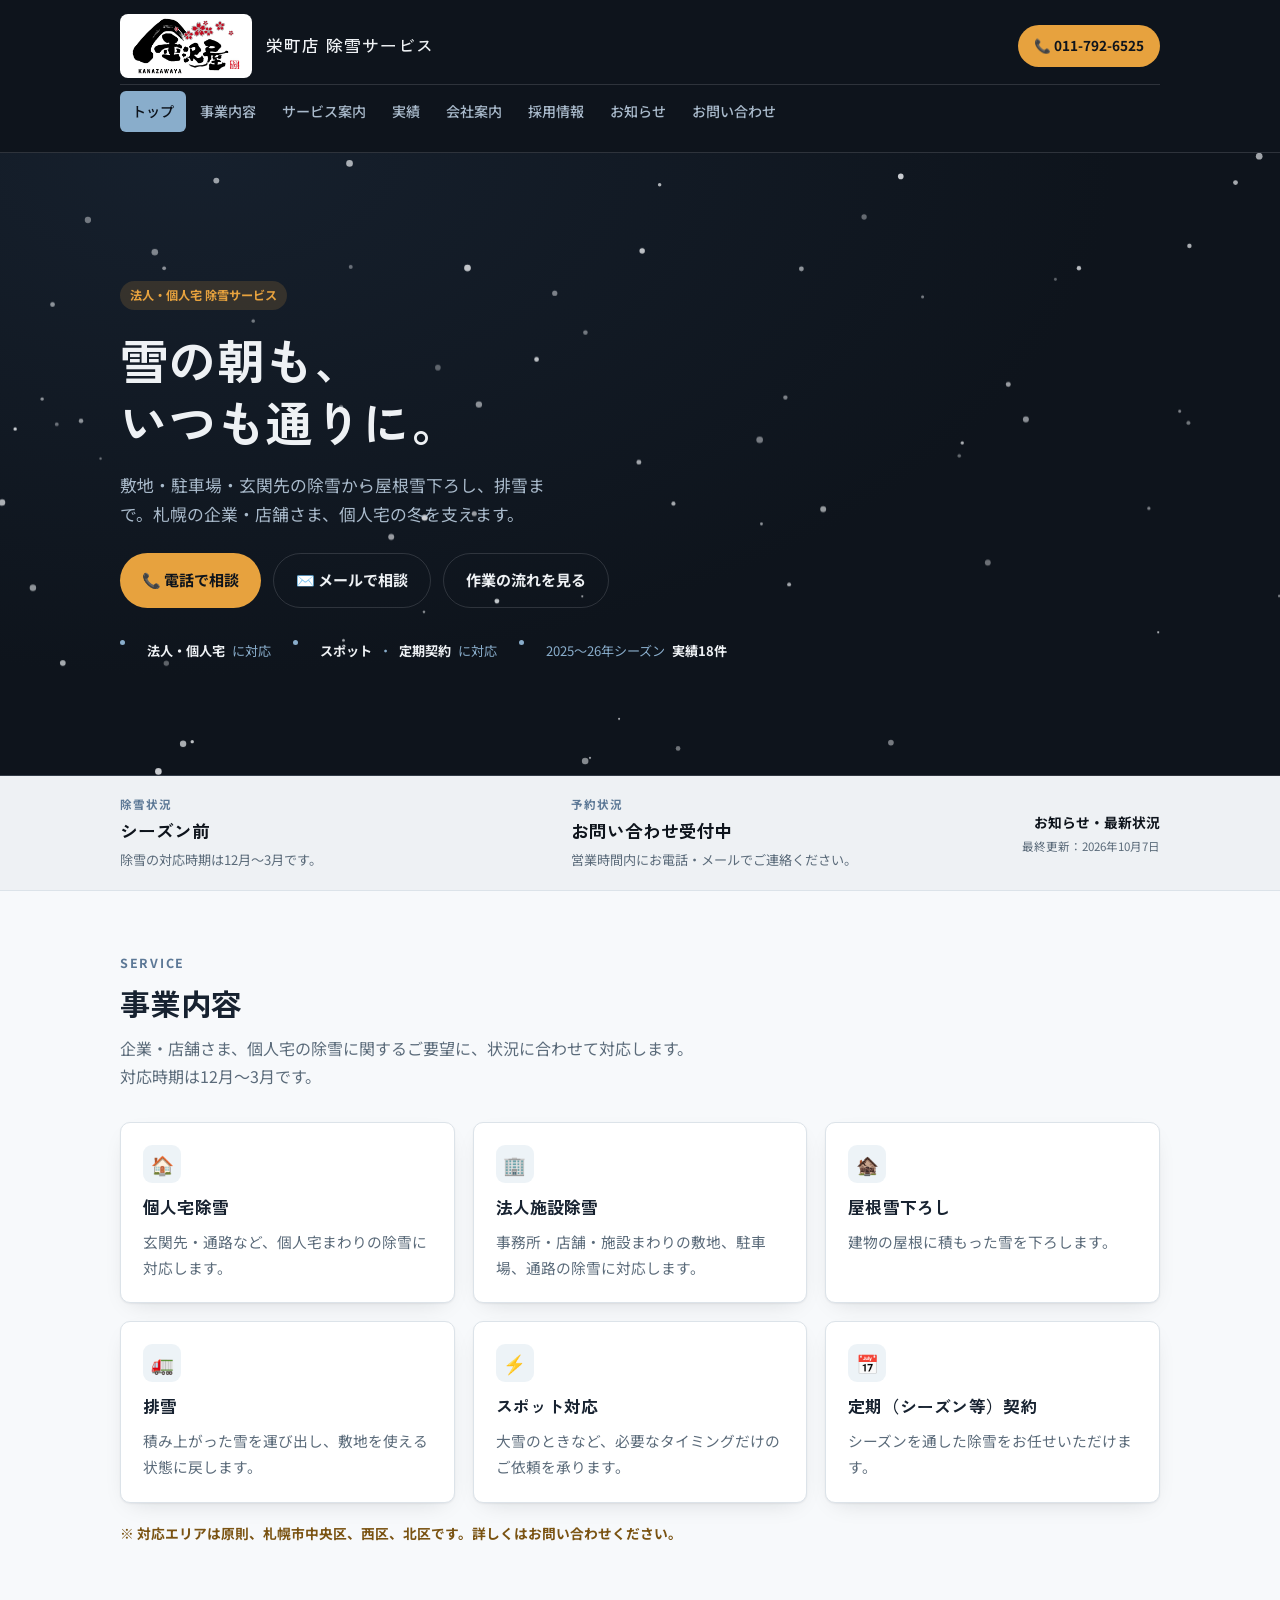
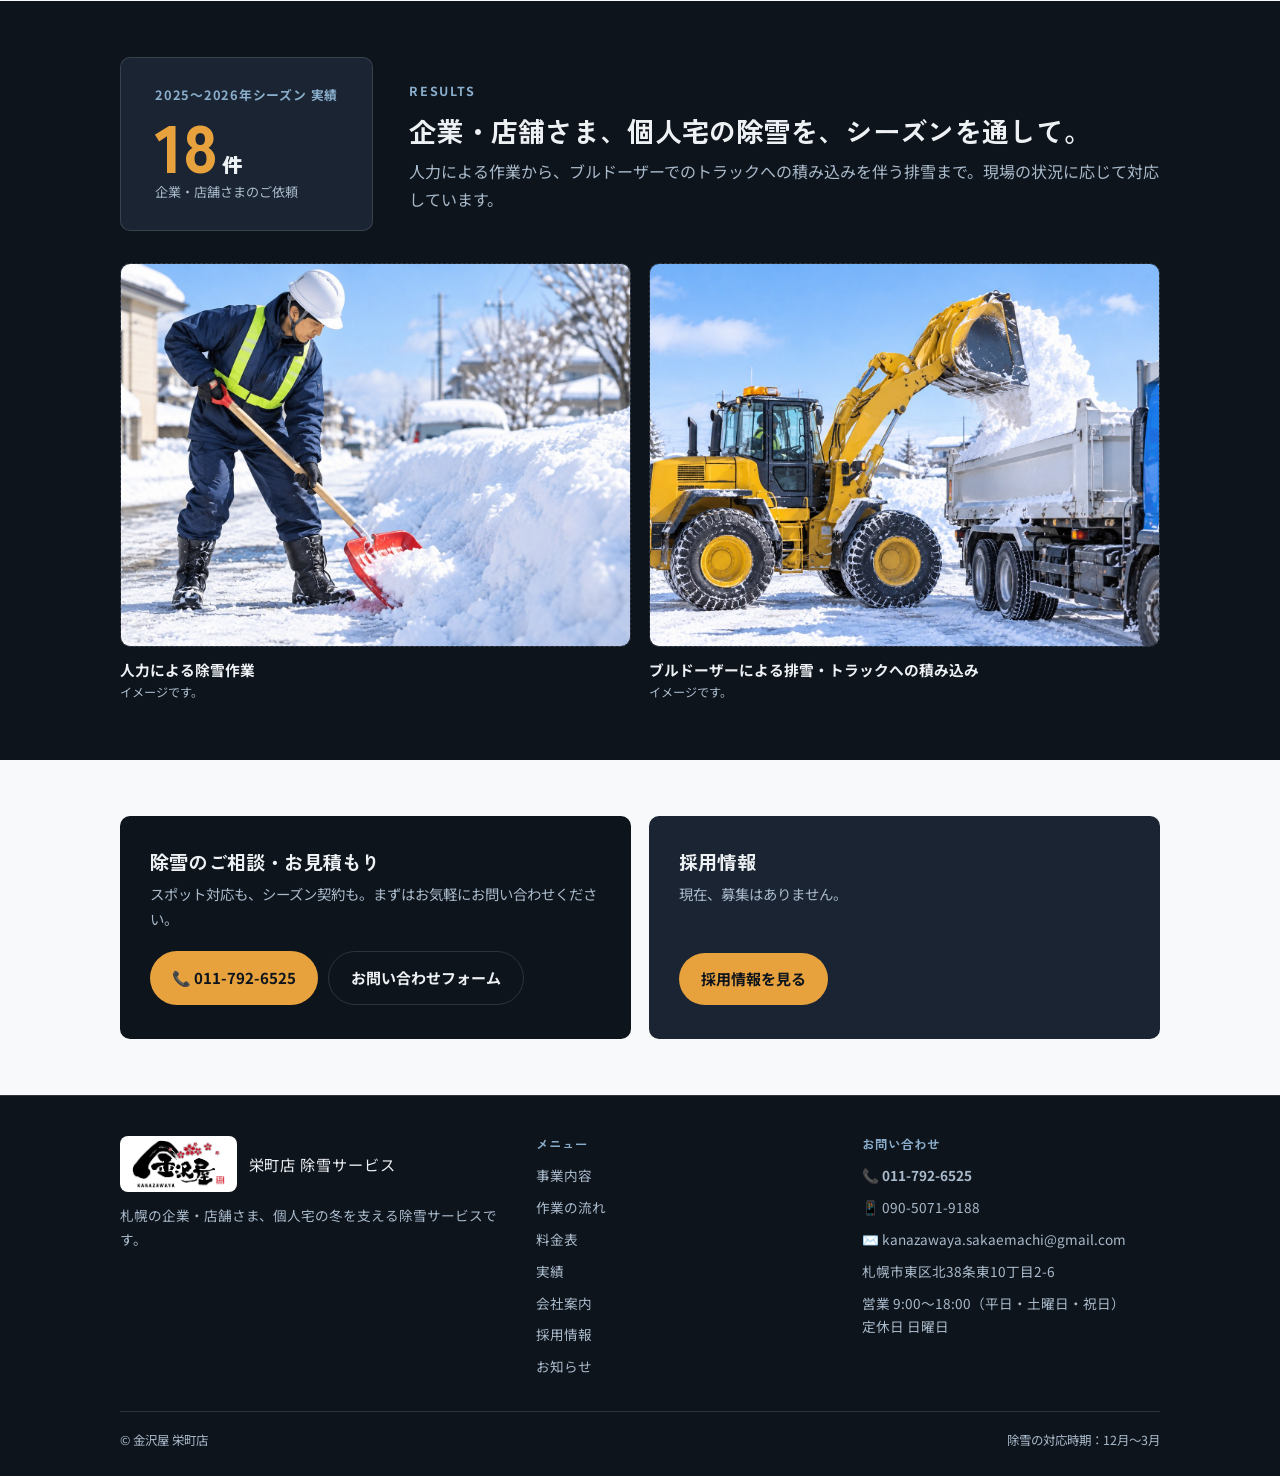
<file: index.html>
<!DOCTYPE html>
<html lang="ja">
<head>
<meta charset="UTF-8">
<meta name="viewport" content="width=device-width, initial-scale=1.0">
<title>札幌の個人宅・法人向け除雪サービス｜金沢屋 栄町店 除雪</title>
<meta name="description" content="札幌の企業・店舗・個人宅向け除雪サービス。個人宅除雪、法人施設除雪、屋根雪下ろし、排雪、スポット対応、定期契約に対応します。">
<meta property="og:type" content="website">
<meta property="og:title" content="札幌の個人宅・法人向け除雪サービス｜金沢屋 栄町店 除雪">
<meta property="og:description" content="札幌の企業・店舗・個人宅向け除雪サービス。個人宅除雪、法人施設除雪、屋根雪下ろし、排雪、スポット対応、定期契約に対応します。">
<meta property="og:site_name" content="金沢屋 栄町店 除雪">
<link rel="preconnect" href="https://fonts.googleapis.com">
<link rel="preconnect" href="https://fonts.gstatic.com" crossorigin>
<link href="https://fonts.googleapis.com/css2?family=Zen+Kaku+Gothic+New:wght@500;700;900&family=Noto+Sans+JP:wght@400;500;700&display=swap" rel="stylesheet">
<link rel="stylesheet" href="styles.css">
</head>
<body>
<header class="site-header">
  <div class="wrap nav-row">
    <a href="index.html" class="brand brand-logo" aria-label="金沢屋 栄町店 除雪サービス"><span class="logo-tile"><img src="images/logo.jpg" alt="金沢屋 KANAZAWAYA"></span><span class="sub">栄町店 除雪サービス</span></a>
    <button class="nav-toggle" aria-label="メニュー" aria-expanded="false">☰ メニュー</button>
    <a href="tel:0117926525" class="nav-cta">📞 011-792-6525</a>
    <nav class="nav-links">
      <a href="index.html" class="active">トップ</a>
      <a href="service.html">事業内容</a>
      <a href="flow.html">サービス案内</a>
      <a href="works.html">実績</a>
      <a href="access.html">会社案内</a>
      <a href="recruit.html">採用情報</a>
      <a href="news.html">お知らせ</a>
      <a href="contact.html">お問い合わせ</a>
    </nav>
  </div>
</header>
<section class="hero">
  <canvas id="snowfall"></canvas>
  <div class="wrap hero-inner">
    <span class="tag" style="background:rgba(231,162,62,0.16); color:var(--amber);">法人・個人宅 除雪サービス</span>
    <h1>雪の朝も、<br>いつも通りに。</h1>
    <p class="lead">敷地・駐車場・玄関先の除雪から屋根雪下ろし、排雪まで。札幌の企業・店舗さま、個人宅の冬を支えます。</p>
    <div class="hero-ctas">
      <a href="tel:0117926525" class="btn btn-amber">📞 電話で相談</a>
      <a href="mailto:kanazawaya.sakaemachi@gmail.com" class="btn btn-outline">✉️ メールで相談</a>
      <a href="flow.html" class="btn btn-outline">作業の流れを見る</a>
    </div>
    <div class="hero-badges">
      <span class="dot"></span><span><b>法人・個人宅</b>に対応</span>
      <span class="dot"></span><span><b>スポット</b>・<b>定期契約</b>に対応</span>
      <span class="dot"></span><span>2025〜26年シーズン<b>実績18件</b></span>
    </div>
  </div>
</section>
<section class="status-strip-section">
  <div class="wrap">
    <div class="status-strip">
      <div class="status-item"><span class="status-k">除雪状況</span><span class="status-v" data-s="snow.label"></span><span class="status-n" data-s="snow.note"></span></div>
      <div class="status-item"><span class="status-k">予約状況</span><span class="status-v" data-s="booking.label"></span><span class="status-n" data-s="booking.note"></span></div>
      <a class="status-more" href="news.html">お知らせ・最新状況<small data-s="updatedText"></small></a>
    </div>
  </div>
</section>

<section>
  <div class="wrap">
    <div class="section-head section-head-wide" style="max-width:none;">
      <span class="eyebrow">SERVICE</span>
      <h2>事業内容</h2>
      <p>企業・店舗さま、個人宅の除雪に関するご要望に、状況に合わせて対応します。<br class="pc-only">対応時期は12月〜3月です。</p>
    </div>
    <div class="grid grid-3">
      <div class="card"><div class="icon">🏠</div><h3>個人宅除雪</h3><p>玄関先・通路など、個人宅まわりの除雪に対応します。</p></div>
      <div class="card"><div class="icon">🏢</div><h3>法人施設除雪</h3><p>事務所・店舗・施設まわりの敷地、駐車場、通路の除雪に対応します。</p></div>
      <div class="card"><div class="icon">🏚️</div><h3>屋根雪下ろし</h3><p>建物の屋根に積もった雪を下ろします。</p></div>
      <div class="card"><div class="icon">🚛</div><h3>排雪</h3><p>積み上がった雪を運び出し、敷地を使える状態に戻します。</p></div>
      <div class="card"><div class="icon">⚡</div><h3>スポット対応</h3><p>大雪のときなど、必要なタイミングだけのご依頼を承ります。</p></div>
      <div class="card"><div class="icon">📅</div><h3>定期（シーズン等）契約</h3><p>シーズンを通した除雪をお任せいただけます。</p></div>
    </div>
    <p class="notice-line">※ 対応エリアは原則、札幌市中央区、西区、北区です。詳しくはお問い合わせください。</p>
  </div>
</section>

<section class="section-dark">
  <div class="wrap">
    <div class="works-teaser">
      <div class="stat-tile">
        <span class="stat-label">2025〜2026年シーズン 実績</span>
        <span class="stat-num">18<small>件</small></span>
        <span class="stat-sub">企業・店舗さまのご依頼</span>
      </div>
      <div class="works-teaser-text">
        <span class="eyebrow">RESULTS</span>
        <h2>企業・店舗さま、個人宅の除雪を、シーズンを通して。</h2>
        <p>人力による作業から、ブルドーザーでのトラックへの積み込みを伴う排雪まで。現場の状況に応じて対応しています。</p>
      </div>
    </div>
    <div class="grid grid-2 works-photos">
      <figure class="photo-card photo-card-dark">
        <div class="photo-slot"><img src="images/work-manual.jpg" alt="人力による除雪作業のイメージ" onerror="this.remove()"></div>
        <figcaption>人力による除雪作業<small>イメージです。</small></figcaption>
      </figure>
      <figure class="photo-card photo-card-dark">
        <div class="photo-slot"><img src="images/work-bulldozer.jpg" alt="ブルドーザーがトラックに雪を積み込む排雪作業のイメージ" onerror="this.remove()"></div>
        <figcaption>ブルドーザーによる排雪・トラックへの積み込み<small>イメージです。</small></figcaption>
      </figure>
    </div>
  </div>
</section>

<section>
  <div class="wrap">
    <div class="grid grid-2">
      <div class="cta-band" style="flex-direction:column; align-items:flex-start;">
        <div>
          <h3>除雪のご相談・お見積もり</h3>
          <p>スポット対応も、シーズン契約も。まずはお気軽にお問い合わせください。</p>
        </div>
        <div class="actions">
          <a href="tel:0117926525" class="btn btn-amber">📞 011-792-6525</a>
          <a href="contact.html" class="btn btn-outline">お問い合わせフォーム</a>
        </div>
      </div>
      <div class="cta-band" style="flex-direction:column; align-items:flex-start; background:var(--panel-navy);">
        <div>
          <h3>採用情報</h3>
          <p>現在、募集はありません。</p>
        </div>
        <div class="actions">
          <a href="recruit.html" class="btn btn-amber">採用情報を見る</a>
        </div>
      </div>
    </div>
  </div>
</section>
<footer class="site-footer">
  <div class="wrap">
    <div class="footer-grid">
      <div>
        <div class="footer-logo"><span class="logo-tile"><img src="images/logo.jpg" alt="金沢屋 KANAZAWAYA"></span><span class="sub">栄町店 除雪サービス</span></div>
        <p>札幌の企業・店舗さま、個人宅の冬を支える除雪サービスです。</p>
      </div>
      <div class="footer-col">
        <h4>メニュー</h4>
        <ul>
          <li><a href="service.html">事業内容</a></li>
          <li><a href="flow.html">作業の流れ</a></li>
          <li><a href="pricing.html">料金表</a></li>
          <li><a href="works.html">実績</a></li>
          <li><a href="access.html">会社案内</a></li>
          <li><a href="recruit.html">採用情報</a></li>
          <li><a href="news.html">お知らせ</a></li>
        </ul>
      </div>
      <div class="footer-col">
        <h4>お問い合わせ</h4>
        <ul>
          <li><a href="tel:0117926525" style="color:inherit;font-weight:700;">📞 011-792-6525</a></li>
          <li><a href="tel:09050719188" style="color:inherit;">📱 090-5071-9188</a></li>
          <li><a href="mailto:kanazawaya.sakaemachi@gmail.com">✉️ kanazawaya.sakaemachi@gmail.com</a></li>
          <li>札幌市東区北38条東10丁目2-6</li>
          <li>営業 9:00〜18:00（平日・土曜日・祝日）<br>定休日 日曜日</li>
        </ul>
      </div>
    </div>
    <div class="footer-bottom">
      <span>&copy; 金沢屋 栄町店</span>
      <span>除雪の対応時期：12月〜3月</span>
    </div>
  </div>
</footer>
<script src="status-data.js"></script>
<script src="script.js"></script>
</body>
</html>
</file>
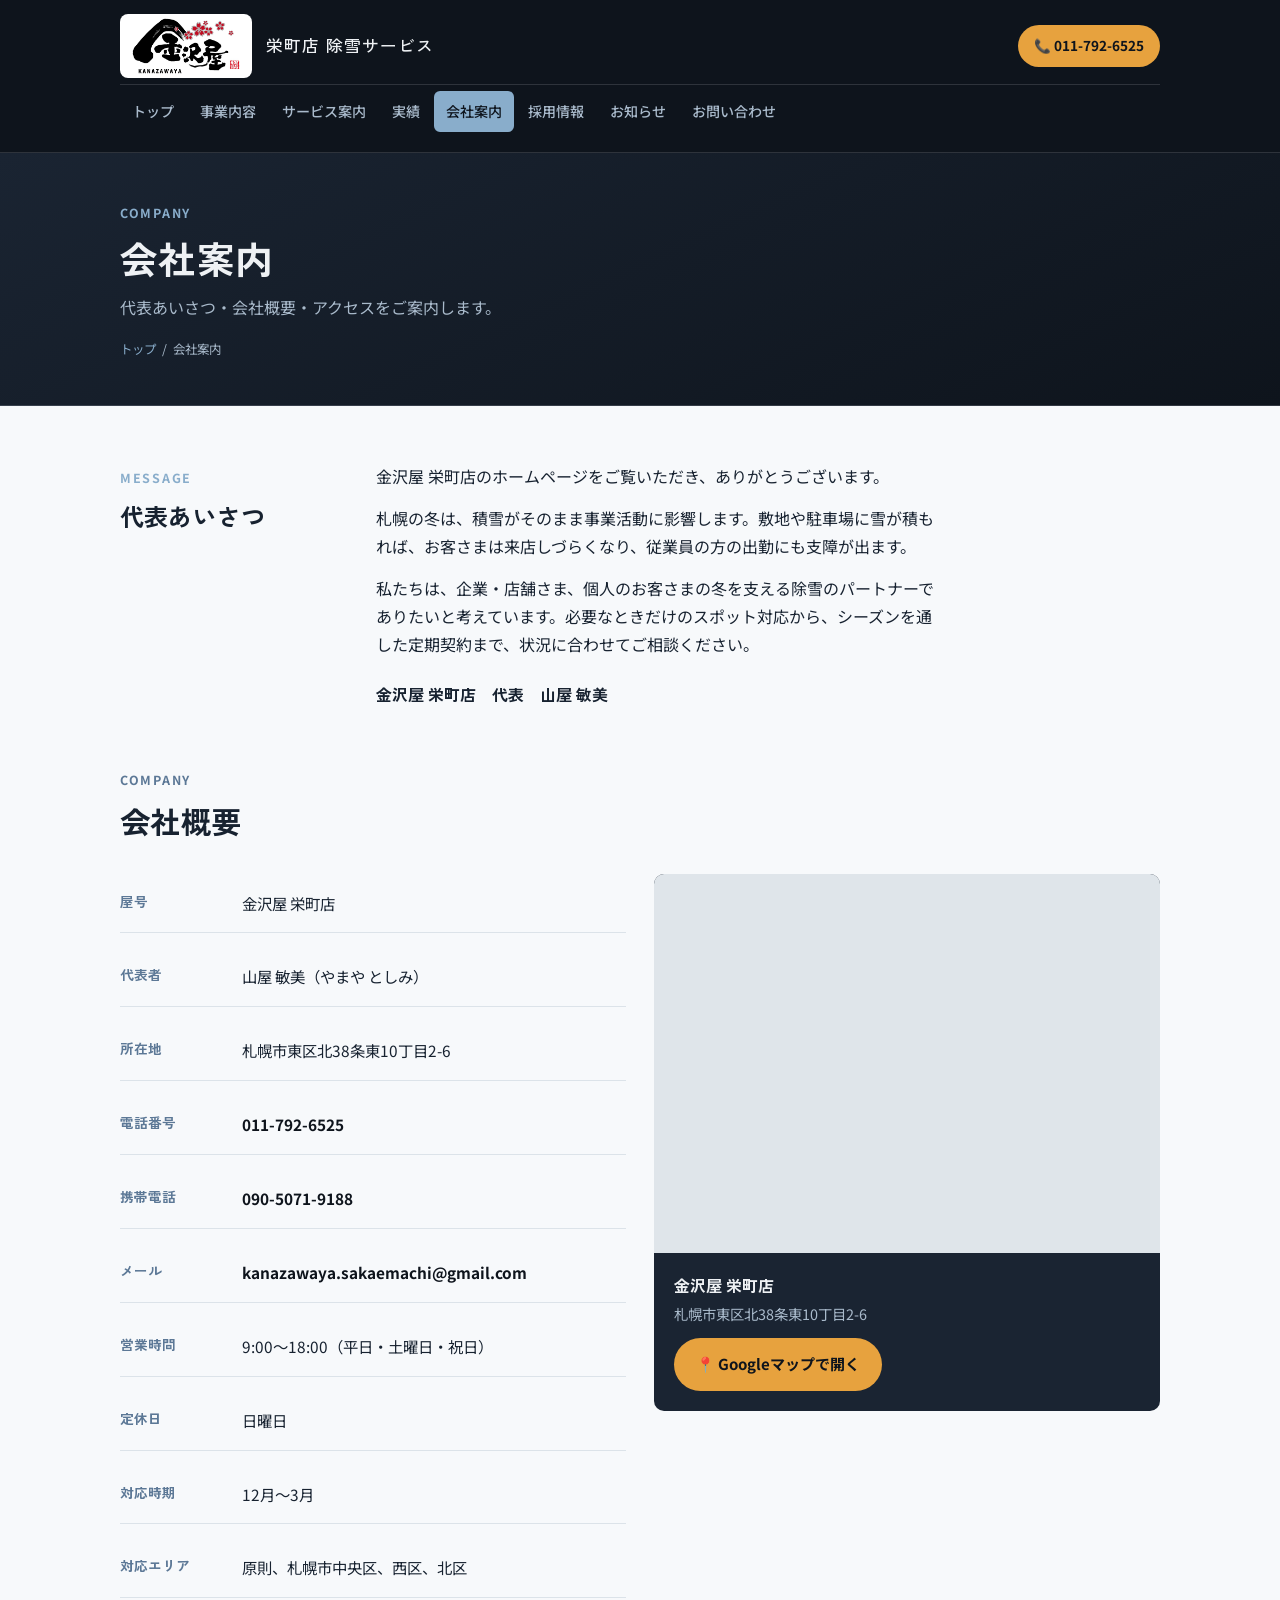
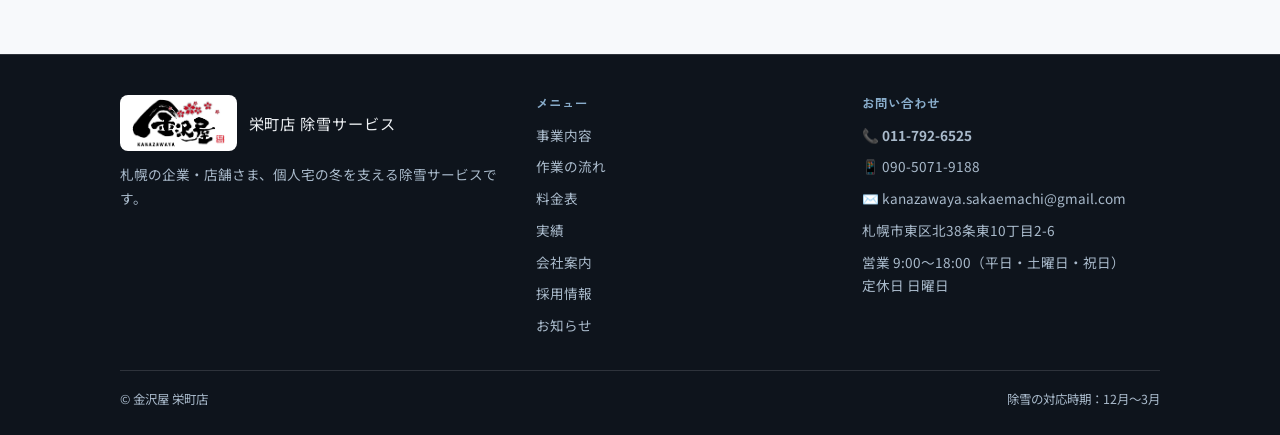
<file: access.html>
<!DOCTYPE html>
<html lang="ja">
<head>
<meta charset="UTF-8">
<meta name="viewport" content="width=device-width, initial-scale=1.0">
<title>会社案内｜金沢屋 栄町店 除雪</title>
<meta name="description" content="金沢屋 栄町店の代表あいさつ、会社概要、アクセス。札幌市東区北38条東10丁目2-6。">
<link rel="preconnect" href="https://fonts.googleapis.com">
<link rel="preconnect" href="https://fonts.gstatic.com" crossorigin>
<link href="https://fonts.googleapis.com/css2?family=Zen+Kaku+Gothic+New:wght@500;700;900&family=Noto+Sans+JP:wght@400;500;700&display=swap" rel="stylesheet">
<link rel="stylesheet" href="styles.css">
</head>
<body>
<header class="site-header">
  <div class="wrap nav-row">
    <a href="index.html" class="brand brand-logo" aria-label="金沢屋 栄町店 除雪サービス"><span class="logo-tile"><img src="images/logo.jpg" alt="金沢屋 KANAZAWAYA"></span><span class="sub">栄町店 除雪サービス</span></a>
    <button class="nav-toggle" aria-label="メニュー" aria-expanded="false">☰ メニュー</button>
    <a href="tel:0117926525" class="nav-cta">📞 011-792-6525</a>
    <nav class="nav-links">
      <a href="index.html">トップ</a>
      <a href="service.html">事業内容</a>
      <a href="flow.html">サービス案内</a>
      <a href="works.html">実績</a>
      <a href="access.html" class="active">会社案内</a>
      <a href="recruit.html">採用情報</a>
      <a href="news.html">お知らせ</a>
      <a href="contact.html">お問い合わせ</a>
    </nav>
  </div>
</header>
<section class="page-hero">
  <div class="wrap">
    <span class="eyebrow">COMPANY</span>
    <h1>会社案内</h1>
    <p class="lead">代表あいさつ・会社概要・アクセスをご案内します。</p>
    <div class="breadcrumb"><a href="index.html">トップ</a><span>/</span><span>会社案内</span></div>
  </div>
</section>
<section>
  <div class="wrap">
    <div class="greeting">
      <div class="greeting-head">
        <span class="eyebrow">MESSAGE</span>
        <h2>代表あいさつ</h2>
      </div>
      <div class="greeting-body">
        <p>金沢屋 栄町店のホームページをご覧いただき、ありがとうございます。</p>
        <p>札幌の冬は、積雪がそのまま事業活動に影響します。敷地や駐車場に雪が積もれば、お客さまは来店しづらくなり、従業員の方の出勤にも支障が出ます。</p>
        <p>私たちは、企業・店舗さま、個人のお客さまの冬を支える除雪のパートナーでありたいと考えています。必要なときだけのスポット対応から、シーズンを通した定期契約まで、状況に合わせてご相談ください。</p>
        <p class="sign">金沢屋 栄町店　代表　山屋 敏美</p>
      </div>
    </div>

    <div class="section-head" style="margin-top:56px;">
      <span class="eyebrow">COMPANY</span>
      <h2>会社概要</h2>
    </div>
    <div class="grid grid-2" style="align-items:start; gap:28px;">
      <div class="info-list">
        <div class="info-row"><div class="label">屋号</div><div class="value">金沢屋 栄町店</div></div>
        <div class="info-row"><div class="label">代表者</div><div class="value">山屋 敏美（やまや としみ）</div></div>
        <div class="info-row"><div class="label">所在地</div><div class="value">札幌市東区北38条東10丁目2-6</div></div>
        <div class="info-row"><div class="label">電話番号</div><div class="value"><a href="tel:0117926525" class="tel">011-792-6525</a></div></div>
        <div class="info-row"><div class="label">携帯電話</div><div class="value"><a href="tel:09050719188" class="tel">090-5071-9188</a></div></div>
        <div class="info-row"><div class="label">メール</div><div class="value"><a href="mailto:kanazawaya.sakaemachi@gmail.com" class="tel">kanazawaya.sakaemachi@gmail.com</a></div></div>
        <div class="info-row"><div class="label">営業時間</div><div class="value">9:00〜18:00（平日・土曜日・祝日）</div></div>
        <div class="info-row"><div class="label">定休日</div><div class="value">日曜日</div></div>
        <div class="info-row"><div class="label">対応時期</div><div class="value">12月〜3月</div></div>
        <div class="info-row"><div class="label">対応エリア</div><div class="value">原則、札幌市中央区、西区、北区</div></div>
      </div>
      <div class="gmap">
        <div class="gmap-frame">
          <iframe src="https://www.google.com/maps/embed?pb=!1m18!1m12!1m3!1d1500!2d141.3605!3d43.1081!2m3!1f0!2f0!3f0!3m2!1i1024!2i768!4f13.1!3m3!1m2!1s0x5f0b2f71ef5f4569%3A0xf5b0a9b55de64eac!2z5by15pu_5pys6IiX6YeR5rKi5bGL5qCE55S65bqX!5e0!3m2!1sja!2sjp!4v1793274332163!5m2!1sja!2sjp" title="金沢屋 栄町店の地図（Googleマップ）" loading="lazy" referrerpolicy="strict-origin-when-cross-origin" allowfullscreen></iframe>
        </div>
        <div class="gmap-cap">
          <p><b>金沢屋 栄町店</b>札幌市東区北38条東10丁目2-6</p>
          <a class="btn btn-amber gmap-btn" href="https://maps.google.com/?cid=17703836731622969004" target="_blank" rel="noopener">📍 Googleマップで開く</a>
        </div>
      </div>
    </div>
  </div>
</section>
<footer class="site-footer">
  <div class="wrap">
    <div class="footer-grid">
      <div>
        <div class="footer-logo"><span class="logo-tile"><img src="images/logo.jpg" alt="金沢屋 KANAZAWAYA"></span><span class="sub">栄町店 除雪サービス</span></div>
        <p>札幌の企業・店舗さま、個人宅の冬を支える除雪サービスです。</p>
      </div>
      <div class="footer-col">
        <h4>メニュー</h4>
        <ul>
          <li><a href="service.html">事業内容</a></li>
          <li><a href="flow.html">作業の流れ</a></li>
          <li><a href="pricing.html">料金表</a></li>
          <li><a href="works.html">実績</a></li>
          <li><a href="access.html">会社案内</a></li>
          <li><a href="recruit.html">採用情報</a></li>
          <li><a href="news.html">お知らせ</a></li>
        </ul>
      </div>
      <div class="footer-col">
        <h4>お問い合わせ</h4>
        <ul>
          <li><a href="tel:0117926525" style="color:inherit;font-weight:700;">📞 011-792-6525</a></li>
          <li><a href="tel:09050719188" style="color:inherit;">📱 090-5071-9188</a></li>
          <li><a href="mailto:kanazawaya.sakaemachi@gmail.com">✉️ kanazawaya.sakaemachi@gmail.com</a></li>
          <li>札幌市東区北38条東10丁目2-6</li>
          <li>営業 9:00〜18:00（平日・土曜日・祝日）<br>定休日 日曜日</li>
        </ul>
      </div>
    </div>
    <div class="footer-bottom">
      <span>&copy; 金沢屋 栄町店</span>
      <span>除雪の対応時期：12月〜3月</span>
    </div>
  </div>
</footer>
<script src="status-data.js"></script>
<script src="script.js"></script>
</body>
</html>
</file>
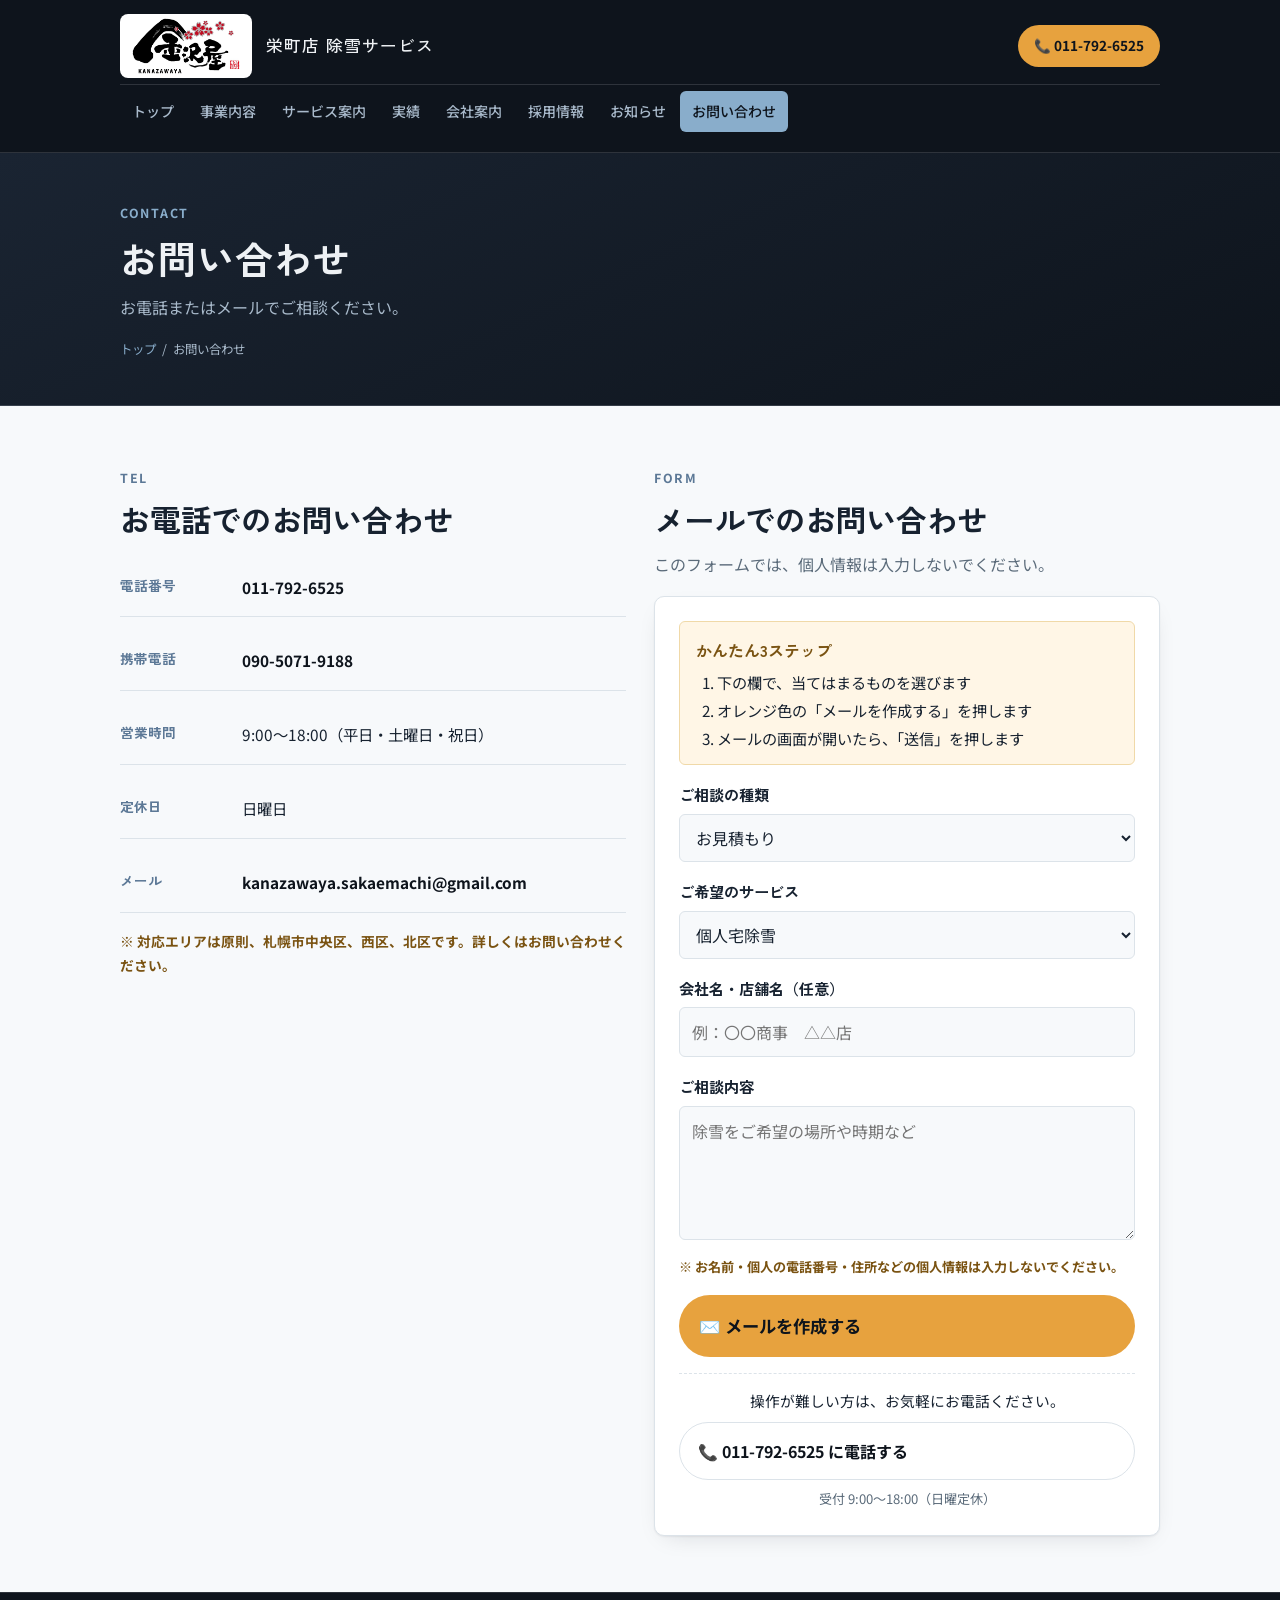
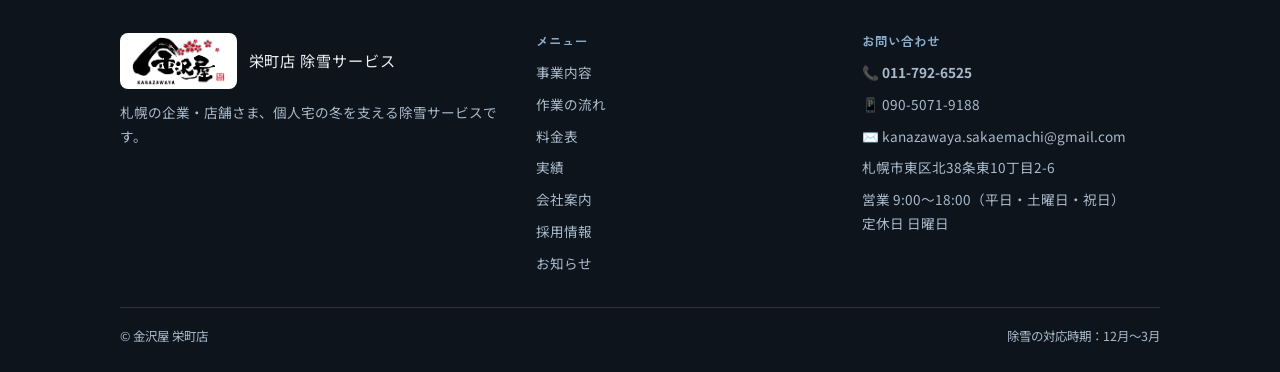
<file: contact.html>
<!DOCTYPE html>
<html lang="ja">
<head>
<meta charset="UTF-8">
<meta name="viewport" content="width=device-width, initial-scale=1.0">
<title>お問い合わせ｜金沢屋 栄町店 除雪</title>
<meta name="description" content="金沢屋 栄町店へのお問い合わせ。電話 011-792-6525、またはメールフォーム。個人情報は入力しない形です。">
<link rel="preconnect" href="https://fonts.googleapis.com">
<link rel="preconnect" href="https://fonts.gstatic.com" crossorigin>
<link href="https://fonts.googleapis.com/css2?family=Zen+Kaku+Gothic+New:wght@500;700;900&family=Noto+Sans+JP:wght@400;500;700&display=swap" rel="stylesheet">
<link rel="stylesheet" href="styles.css">
</head>
<body>
<header class="site-header">
  <div class="wrap nav-row">
    <a href="index.html" class="brand brand-logo" aria-label="金沢屋 栄町店 除雪サービス"><span class="logo-tile"><img src="images/logo.jpg" alt="金沢屋 KANAZAWAYA"></span><span class="sub">栄町店 除雪サービス</span></a>
    <button class="nav-toggle" aria-label="メニュー" aria-expanded="false">☰ メニュー</button>
    <a href="tel:0117926525" class="nav-cta">📞 011-792-6525</a>
    <nav class="nav-links">
      <a href="index.html">トップ</a>
      <a href="service.html">事業内容</a>
      <a href="flow.html">サービス案内</a>
      <a href="works.html">実績</a>
      <a href="access.html">会社案内</a>
      <a href="recruit.html">採用情報</a>
      <a href="news.html">お知らせ</a>
      <a href="contact.html" class="active">お問い合わせ</a>
    </nav>
  </div>
</header>
<section class="page-hero">
  <div class="wrap">
    <span class="eyebrow">CONTACT</span>
    <h1>お問い合わせ</h1>
    <p class="lead">お電話またはメールでご相談ください。</p>
    <div class="breadcrumb"><a href="index.html">トップ</a><span>/</span><span>お問い合わせ</span></div>
  </div>
</section>
<section>
  <div class="wrap">
    <div class="grid grid-2" style="align-items:start; gap:28px;">
      <div>
        <div class="section-head" style="margin-bottom:18px;">
          <span class="eyebrow">TEL</span>
          <h2>お電話でのお問い合わせ</h2>
        </div>
        <div class="info-list">
          <div class="info-row"><div class="label">電話番号</div><div class="value"><a href="tel:0117926525" class="tel">011-792-6525</a></div></div>
          <div class="info-row"><div class="label">携帯電話</div><div class="value"><a href="tel:09050719188" class="tel">090-5071-9188</a></div></div>
          <div class="info-row"><div class="label">営業時間</div><div class="value">9:00〜18:00（平日・土曜日・祝日）</div></div>
          <div class="info-row"><div class="label">定休日</div><div class="value">日曜日</div></div>
          <div class="info-row"><div class="label">メール</div><div class="value"><a href="mailto:kanazawaya.sakaemachi@gmail.com" class="tel">kanazawaya.sakaemachi@gmail.com</a></div></div>
        </div>
        <p class="notice-line" style="margin-top:16px;">※ 対応エリアは原則、札幌市中央区、西区、北区です。詳しくはお問い合わせください。</p>
      </div>
      <div>
        <div class="section-head" style="margin-bottom:18px;">
          <span class="eyebrow">FORM</span>
          <h2>メールでのお問い合わせ</h2>
          <p>このフォームでは、個人情報は入力しないでください。</p>
        </div>
        <form class="form-card" data-compose data-subject="【除雪のお問い合わせ】" data-intro="除雪についてお問い合わせします。">
          <div class="form-guide">
            <p class="form-guide-title">かんたん3ステップ</p>
            <ol>
              <li>下の欄で、当てはまるものを選びます</li>
              <li>オレンジ色の「メールを作成する」を押します</li>
              <li>メールの画面が開いたら、「送信」を押します</li>
            </ol>
          </div>
          <div class="field">
            <label for="c-type">ご相談の種類</label>
            <select id="c-type" name="ご相談の種類">
              <option>お見積もり</option>
              <option>スポット対応</option>
              <option>定期（シーズン等）契約</option>
              <option>その他</option>
            </select>
          </div>
          <div class="field">
            <label for="c-svc">ご希望のサービス</label>
            <select id="c-svc" name="ご希望のサービス">
              <option>個人宅除雪</option>
              <option>法人施設除雪</option>
              <option>屋根雪下ろし</option>
              <option>排雪</option>
              <option>まだ決まっていない</option>
            </select>
          </div>
          <div class="field">
            <label for="c-co">会社名・店舗名（任意）</label>
            <input id="c-co" name="会社名・店舗名" type="text" placeholder="例：〇〇商事　△△店">
          </div>
          <div class="field">
            <label for="c-msg">ご相談内容</label>
            <textarea id="c-msg" name="ご相談内容" rows="4" placeholder="除雪をご希望の場所や時期など"></textarea>
          </div>
          <p class="form-warn">※ お名前・個人の電話番号・住所などの個人情報は入力しないでください。</p>
          <button type="submit" class="btn btn-amber form-submit">✉️ メールを作成する</button>
          <div class="form-tel-help">
            <p>操作が難しい方は、お気軽にお電話ください。</p>
            <a href="tel:0117926525" class="btn btn-outline form-tel-btn">📞 011-792-6525 に電話する</a>
            <p class="form-tel-hours">受付 9:00〜18:00（日曜定休）</p>
          </div>
        </form>
      </div>
    </div>
  </div>
</section>
<footer class="site-footer">
  <div class="wrap">
    <div class="footer-grid">
      <div>
        <div class="footer-logo"><span class="logo-tile"><img src="images/logo.jpg" alt="金沢屋 KANAZAWAYA"></span><span class="sub">栄町店 除雪サービス</span></div>
        <p>札幌の企業・店舗さま、個人宅の冬を支える除雪サービスです。</p>
      </div>
      <div class="footer-col">
        <h4>メニュー</h4>
        <ul>
          <li><a href="service.html">事業内容</a></li>
          <li><a href="flow.html">作業の流れ</a></li>
          <li><a href="pricing.html">料金表</a></li>
          <li><a href="works.html">実績</a></li>
          <li><a href="access.html">会社案内</a></li>
          <li><a href="recruit.html">採用情報</a></li>
          <li><a href="news.html">お知らせ</a></li>
        </ul>
      </div>
      <div class="footer-col">
        <h4>お問い合わせ</h4>
        <ul>
          <li><a href="tel:0117926525" style="color:inherit;font-weight:700;">📞 011-792-6525</a></li>
          <li><a href="tel:09050719188" style="color:inherit;">📱 090-5071-9188</a></li>
          <li><a href="mailto:kanazawaya.sakaemachi@gmail.com">✉️ kanazawaya.sakaemachi@gmail.com</a></li>
          <li>札幌市東区北38条東10丁目2-6</li>
          <li>営業 9:00〜18:00（平日・土曜日・祝日）<br>定休日 日曜日</li>
        </ul>
      </div>
    </div>
    <div class="footer-bottom">
      <span>&copy; 金沢屋 栄町店</span>
      <span>除雪の対応時期：12月〜3月</span>
    </div>
  </div>
</footer>
<script src="status-data.js"></script>
<script src="script.js"></script>
</body>
</html>
</file>
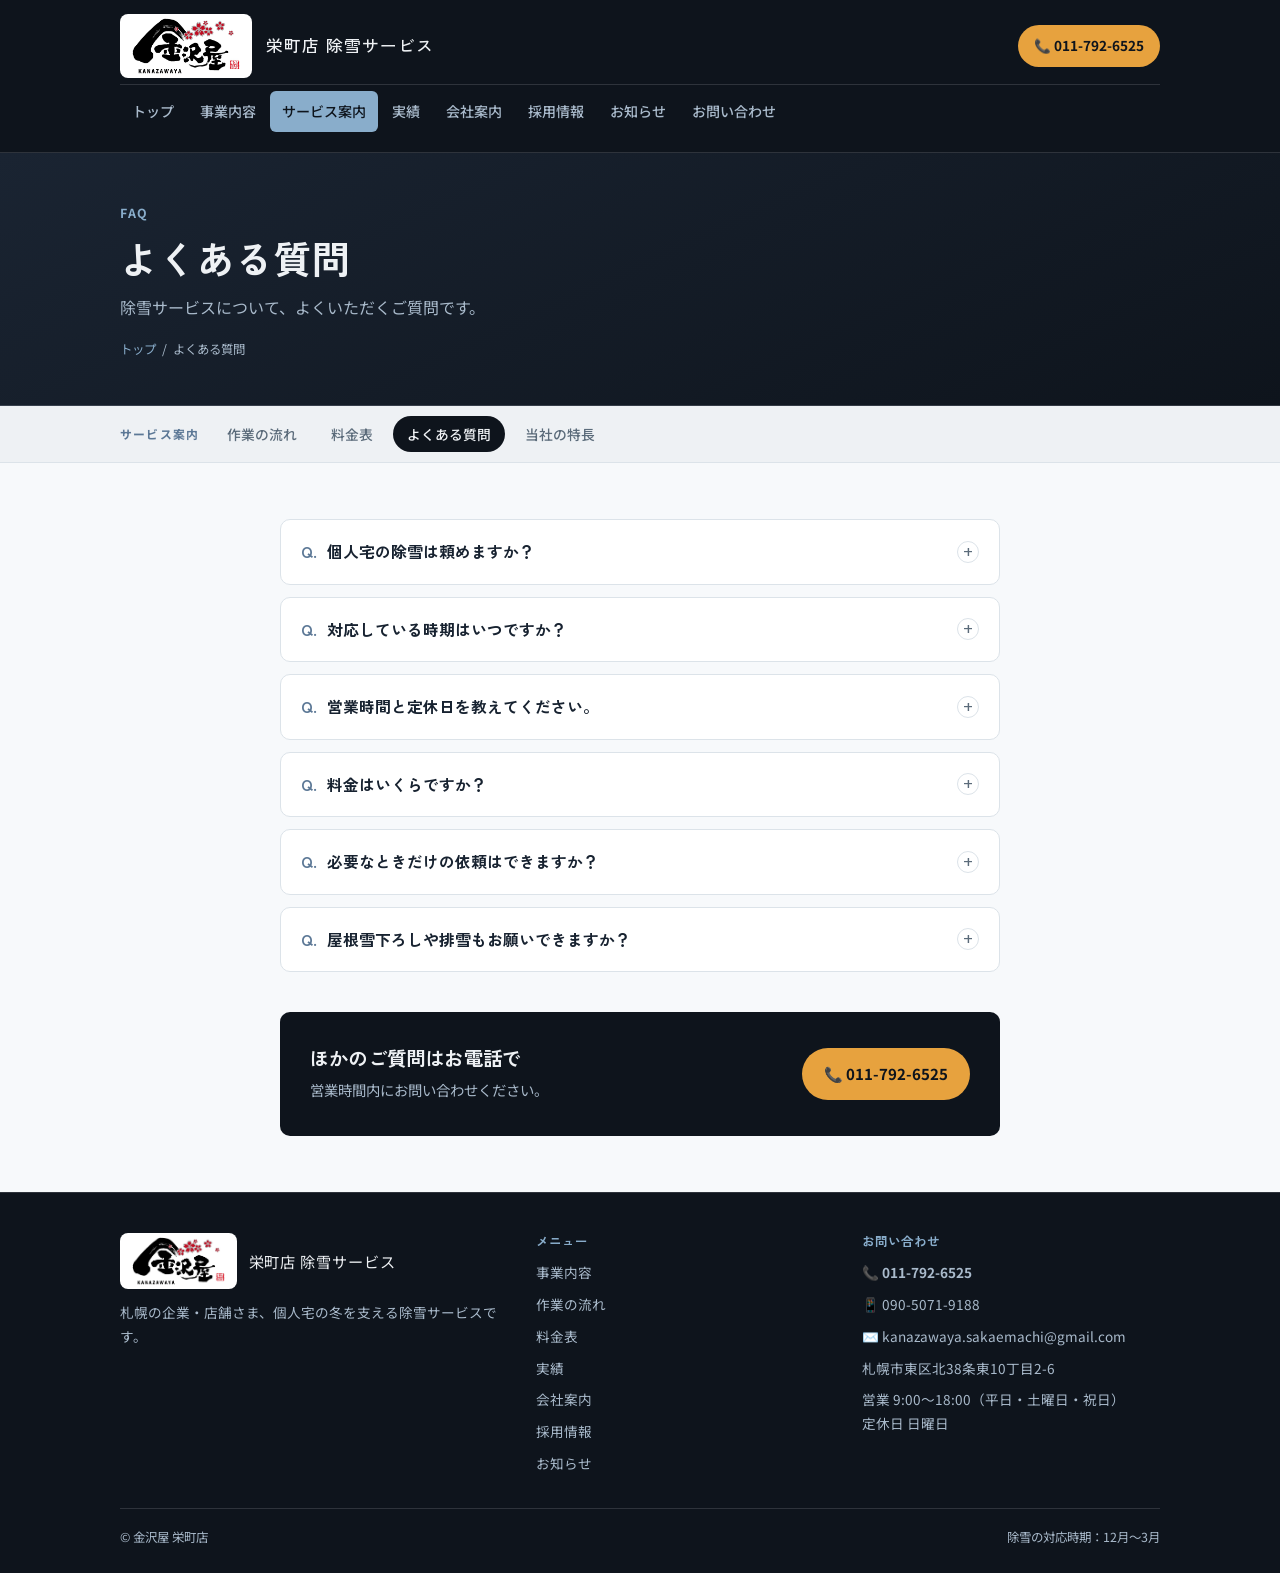
<file: faq.html>
<!DOCTYPE html>
<html lang="ja">
<head>
<meta charset="UTF-8">
<meta name="viewport" content="width=device-width, initial-scale=1.0">
<title>よくある質問｜金沢屋 栄町店 除雪</title>
<meta name="description" content="個人宅の対応可否、対応時期、営業時間、料金、スポット対応など、除雪サービスのよくある質問。">
<link rel="preconnect" href="https://fonts.googleapis.com">
<link rel="preconnect" href="https://fonts.gstatic.com" crossorigin>
<link href="https://fonts.googleapis.com/css2?family=Zen+Kaku+Gothic+New:wght@500;700;900&family=Noto+Sans+JP:wght@400;500;700&display=swap" rel="stylesheet">
<link rel="stylesheet" href="styles.css">
</head>
<body>
<header class="site-header">
  <div class="wrap nav-row">
    <a href="index.html" class="brand brand-logo" aria-label="金沢屋 栄町店 除雪サービス"><span class="logo-tile"><img src="images/logo.jpg" alt="金沢屋 KANAZAWAYA"></span><span class="sub">栄町店 除雪サービス</span></a>
    <button class="nav-toggle" aria-label="メニュー" aria-expanded="false">☰ メニュー</button>
    <a href="tel:0117926525" class="nav-cta">📞 011-792-6525</a>
    <nav class="nav-links">
      <a href="index.html">トップ</a>
      <a href="service.html">事業内容</a>
      <a href="flow.html" class="active">サービス案内</a>
      <a href="works.html">実績</a>
      <a href="access.html">会社案内</a>
      <a href="recruit.html">採用情報</a>
      <a href="news.html">お知らせ</a>
      <a href="contact.html">お問い合わせ</a>
    </nav>
  </div>
</header>
<section class="page-hero">
  <div class="wrap">
    <span class="eyebrow">FAQ</span>
    <h1>よくある質問</h1>
    <p class="lead">除雪サービスについて、よくいただくご質問です。</p>
    <div class="breadcrumb"><a href="index.html">トップ</a><span>/</span><span>よくある質問</span></div>
  </div>
</section>
<div class="subnav"><div class="wrap subnav-row"><span class="subnav-label">サービス案内</span><a href="flow.html">作業の流れ</a><a href="pricing.html">料金表</a><a href="faq.html" class="active">よくある質問</a><a href="reasons.html">当社の特長</a></div></div>
<section>
  <div class="wrap" style="max-width:760px;">
      <details class="faq-item">
        <summary class="faq-q"><span><span class="q-mark">Q.</span>個人宅の除雪は頼めますか？</span><span class="chevron">+</span></summary>
        <div class="faq-a">はい、承っています。玄関先・通路などの除雪は6,000円〜です。詳しくは料金表をご覧ください。</div>
      </details>
      <details class="faq-item">
        <summary class="faq-q"><span><span class="q-mark">Q.</span>対応している時期はいつですか？</span><span class="chevron">+</span></summary>
        <div class="faq-a">12月〜3月です。</div>
      </details>
      <details class="faq-item">
        <summary class="faq-q"><span><span class="q-mark">Q.</span>営業時間と定休日を教えてください。</span><span class="chevron">+</span></summary>
        <div class="faq-a">営業時間は9:00〜18:00（平日・土曜日・祝日）、定休日は日曜日です。</div>
      </details>
      <details class="faq-item">
        <summary class="faq-q"><span><span class="q-mark">Q.</span>料金はいくらですか？</span><span class="chevron">+</span></summary>
        <div class="faq-a">料金の目安は料金表をご覧ください。積雪量や敷地の状況により変わる場合がありますので、詳しくはお問い合わせください。</div>
      </details>
      <details class="faq-item">
        <summary class="faq-q"><span><span class="q-mark">Q.</span>必要なときだけの依頼はできますか？</span><span class="chevron">+</span></summary>
        <div class="faq-a">はい。スポット対応を承っています。シーズンを通した定期（シーズン等）契約にも対応しています。</div>
      </details>
      <details class="faq-item">
        <summary class="faq-q"><span><span class="q-mark">Q.</span>屋根雪下ろしや排雪もお願いできますか？</span><span class="chevron">+</span></summary>
        <div class="faq-a">はい。駐車場・法人施設の除雪に加え、屋根雪下ろしと排雪にも対応しています。</div>
      </details>
    <div class="cta-band" style="margin-top:40px;">
      <div><h3>ほかのご質問はお電話で</h3><p>営業時間内にお問い合わせください。</p></div>
      <div class="actions"><a href="tel:0117926525" class="btn btn-amber">📞 011-792-6525</a></div>
    </div>
  </div>
</section>
<footer class="site-footer">
  <div class="wrap">
    <div class="footer-grid">
      <div>
        <div class="footer-logo"><span class="logo-tile"><img src="images/logo.jpg" alt="金沢屋 KANAZAWAYA"></span><span class="sub">栄町店 除雪サービス</span></div>
        <p>札幌の企業・店舗さま、個人宅の冬を支える除雪サービスです。</p>
      </div>
      <div class="footer-col">
        <h4>メニュー</h4>
        <ul>
          <li><a href="service.html">事業内容</a></li>
          <li><a href="flow.html">作業の流れ</a></li>
          <li><a href="pricing.html">料金表</a></li>
          <li><a href="works.html">実績</a></li>
          <li><a href="access.html">会社案内</a></li>
          <li><a href="recruit.html">採用情報</a></li>
          <li><a href="news.html">お知らせ</a></li>
        </ul>
      </div>
      <div class="footer-col">
        <h4>お問い合わせ</h4>
        <ul>
          <li><a href="tel:0117926525" style="color:inherit;font-weight:700;">📞 011-792-6525</a></li>
          <li><a href="tel:09050719188" style="color:inherit;">📱 090-5071-9188</a></li>
          <li><a href="mailto:kanazawaya.sakaemachi@gmail.com">✉️ kanazawaya.sakaemachi@gmail.com</a></li>
          <li>札幌市東区北38条東10丁目2-6</li>
          <li>営業 9:00〜18:00（平日・土曜日・祝日）<br>定休日 日曜日</li>
        </ul>
      </div>
    </div>
    <div class="footer-bottom">
      <span>&copy; 金沢屋 栄町店</span>
      <span>除雪の対応時期：12月〜3月</span>
    </div>
  </div>
</footer>
<script src="status-data.js"></script>
<script src="script.js"></script>
</body>
</html>
</file>
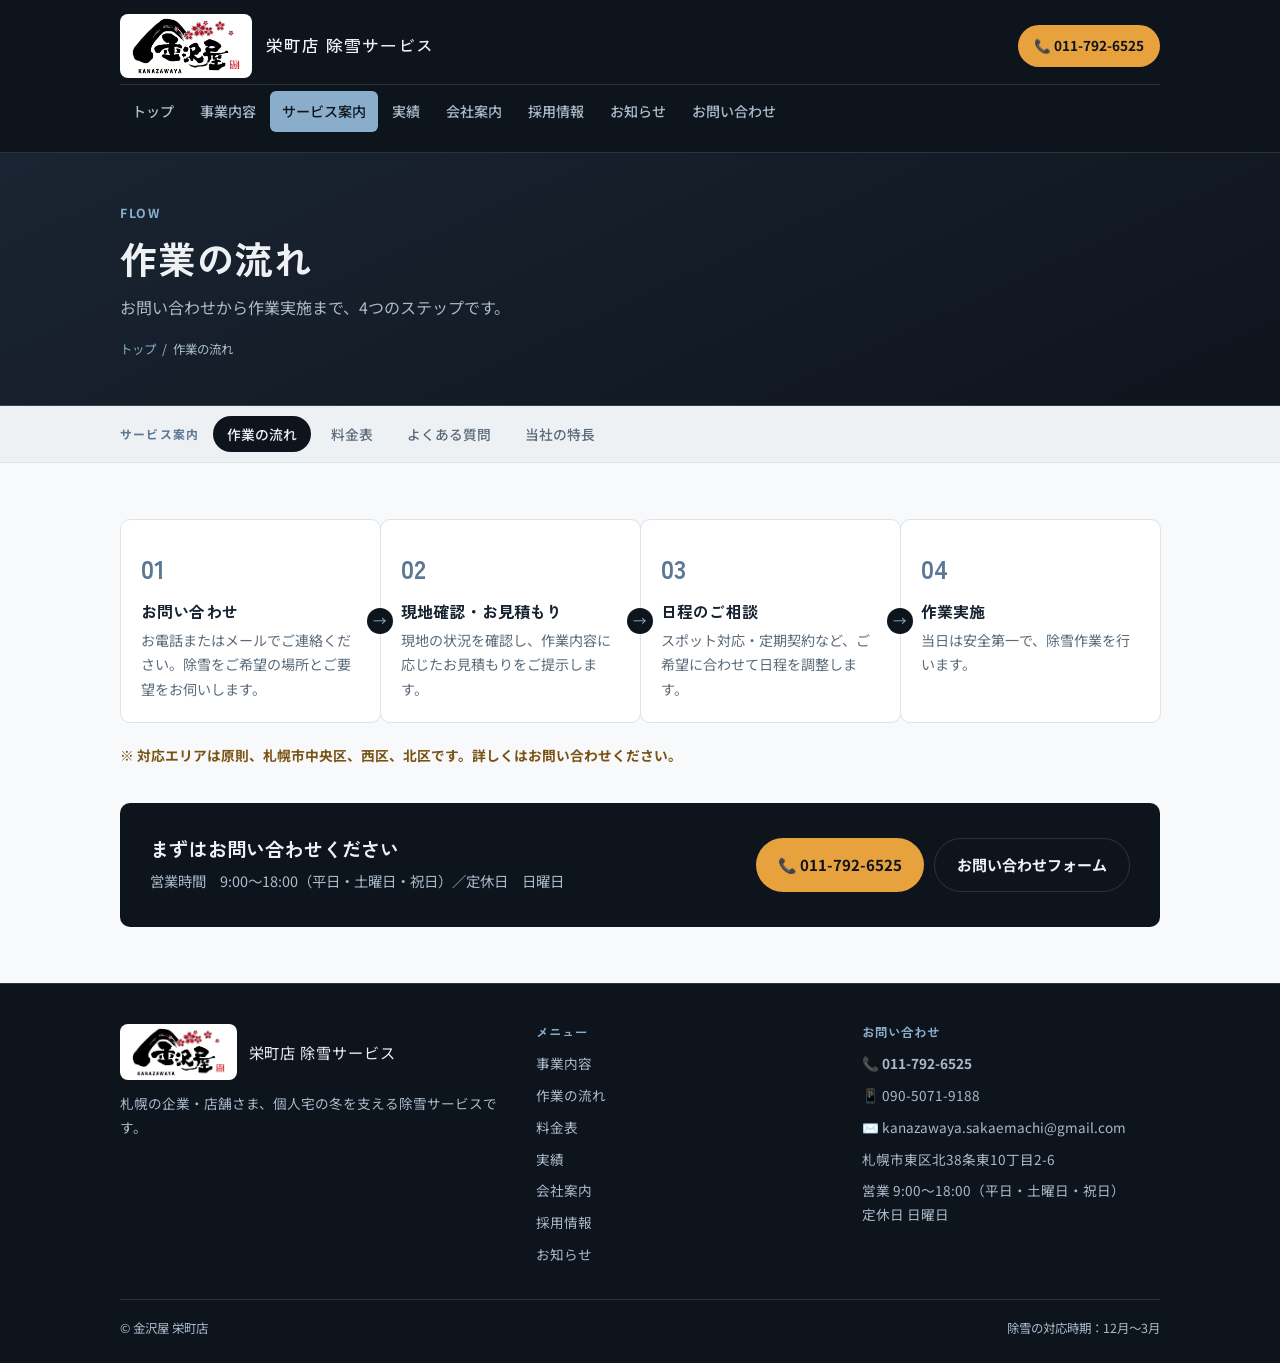
<file: flow.html>
<!DOCTYPE html>
<html lang="ja">
<head>
<meta charset="UTF-8">
<meta name="viewport" content="width=device-width, initial-scale=1.0">
<title>作業の流れ｜金沢屋 栄町店 除雪</title>
<meta name="description" content="お問い合わせ、現地確認・お見積もり、日程調整、作業実施までの流れをご案内します。">
<link rel="preconnect" href="https://fonts.googleapis.com">
<link rel="preconnect" href="https://fonts.gstatic.com" crossorigin>
<link href="https://fonts.googleapis.com/css2?family=Zen+Kaku+Gothic+New:wght@500;700;900&family=Noto+Sans+JP:wght@400;500;700&display=swap" rel="stylesheet">
<link rel="stylesheet" href="styles.css">
</head>
<body>
<header class="site-header">
  <div class="wrap nav-row">
    <a href="index.html" class="brand brand-logo" aria-label="金沢屋 栄町店 除雪サービス"><span class="logo-tile"><img src="images/logo.jpg" alt="金沢屋 KANAZAWAYA"></span><span class="sub">栄町店 除雪サービス</span></a>
    <button class="nav-toggle" aria-label="メニュー" aria-expanded="false">☰ メニュー</button>
    <a href="tel:0117926525" class="nav-cta">📞 011-792-6525</a>
    <nav class="nav-links">
      <a href="index.html">トップ</a>
      <a href="service.html">事業内容</a>
      <a href="flow.html" class="active">サービス案内</a>
      <a href="works.html">実績</a>
      <a href="access.html">会社案内</a>
      <a href="recruit.html">採用情報</a>
      <a href="news.html">お知らせ</a>
      <a href="contact.html">お問い合わせ</a>
    </nav>
  </div>
</header>
<section class="page-hero">
  <div class="wrap">
    <span class="eyebrow">FLOW</span>
    <h1>作業の流れ</h1>
    <p class="lead">お問い合わせから作業実施まで、4つのステップです。</p>
    <div class="breadcrumb"><a href="index.html">トップ</a><span>/</span><span>作業の流れ</span></div>
  </div>
</section>
<div class="subnav"><div class="wrap subnav-row"><span class="subnav-label">サービス案内</span><a href="flow.html" class="active">作業の流れ</a><a href="pricing.html">料金表</a><a href="faq.html">よくある質問</a><a href="reasons.html">当社の特長</a></div></div>
<section>
  <div class="wrap">
    <div class="steps">
      <div class="step"><span class="num">01</span><h3>お問い合わせ</h3><p>お電話またはメールでご連絡ください。除雪をご希望の場所とご要望をお伺いします。</p></div>
      <div class="step"><span class="num">02</span><h3>現地確認・お見積もり</h3><p>現地の状況を確認し、作業内容に応じたお見積もりをご提示します。</p></div>
      <div class="step"><span class="num">03</span><h3>日程のご相談</h3><p>スポット対応・定期契約など、ご希望に合わせて日程を調整します。</p></div>
      <div class="step"><span class="num">04</span><h3>作業実施</h3><p>当日は安全第一で、除雪作業を行います。</p></div>
    </div>
    <p class="notice-line" style="margin-top:20px;">※ 対応エリアは原則、札幌市中央区、西区、北区です。詳しくはお問い合わせください。</p>
    <div class="cta-band" style="margin-top:36px;">
      <div>
        <h3>まずはお問い合わせください</h3>
        <p>営業時間　9:00〜18:00（平日・土曜日・祝日）／定休日　日曜日</p>
      </div>
      <div class="actions">
        <a href="tel:0117926525" class="btn btn-amber">📞 011-792-6525</a>
        <a href="contact.html" class="btn btn-outline">お問い合わせフォーム</a>
      </div>
    </div>
  </div>
</section>
<footer class="site-footer">
  <div class="wrap">
    <div class="footer-grid">
      <div>
        <div class="footer-logo"><span class="logo-tile"><img src="images/logo.jpg" alt="金沢屋 KANAZAWAYA"></span><span class="sub">栄町店 除雪サービス</span></div>
        <p>札幌の企業・店舗さま、個人宅の冬を支える除雪サービスです。</p>
      </div>
      <div class="footer-col">
        <h4>メニュー</h4>
        <ul>
          <li><a href="service.html">事業内容</a></li>
          <li><a href="flow.html">作業の流れ</a></li>
          <li><a href="pricing.html">料金表</a></li>
          <li><a href="works.html">実績</a></li>
          <li><a href="access.html">会社案内</a></li>
          <li><a href="recruit.html">採用情報</a></li>
          <li><a href="news.html">お知らせ</a></li>
        </ul>
      </div>
      <div class="footer-col">
        <h4>お問い合わせ</h4>
        <ul>
          <li><a href="tel:0117926525" style="color:inherit;font-weight:700;">📞 011-792-6525</a></li>
          <li><a href="tel:09050719188" style="color:inherit;">📱 090-5071-9188</a></li>
          <li><a href="mailto:kanazawaya.sakaemachi@gmail.com">✉️ kanazawaya.sakaemachi@gmail.com</a></li>
          <li>札幌市東区北38条東10丁目2-6</li>
          <li>営業 9:00〜18:00（平日・土曜日・祝日）<br>定休日 日曜日</li>
        </ul>
      </div>
    </div>
    <div class="footer-bottom">
      <span>&copy; 金沢屋 栄町店</span>
      <span>除雪の対応時期：12月〜3月</span>
    </div>
  </div>
</footer>
<script src="status-data.js"></script>
<script src="script.js"></script>
</body>
</html>
</file>
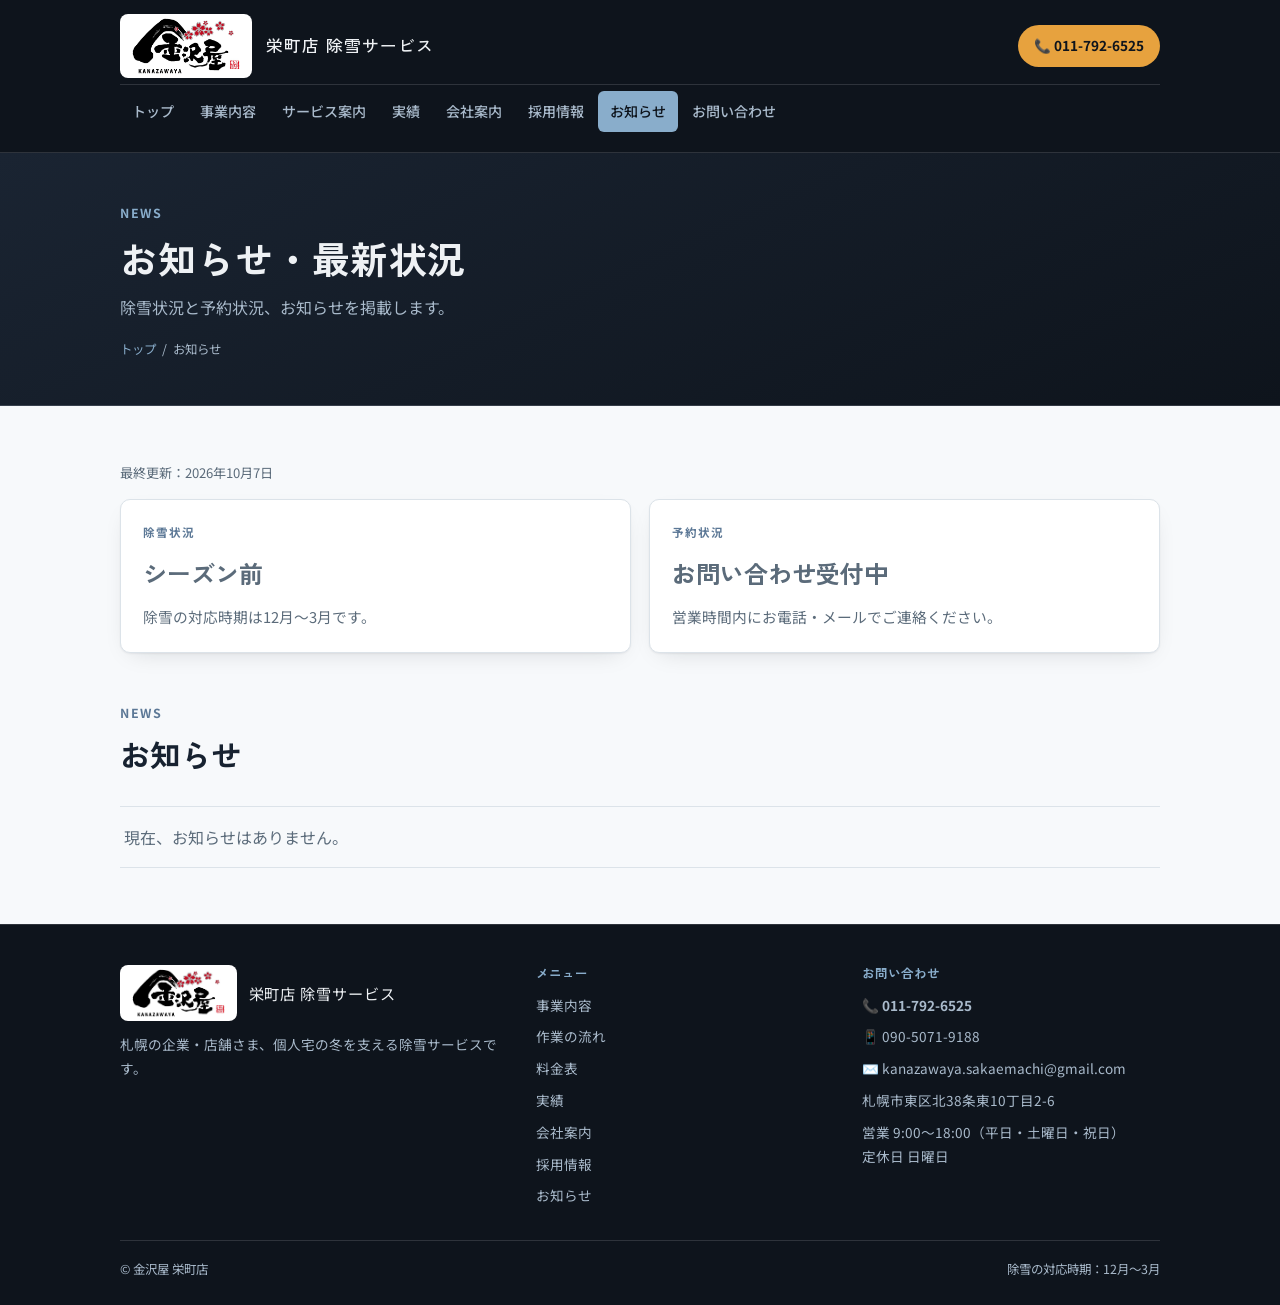
<file: news.html>
<!DOCTYPE html>
<html lang="ja">
<head>
<meta charset="UTF-8">
<meta name="viewport" content="width=device-width, initial-scale=1.0">
<title>お知らせ｜金沢屋 栄町店 除雪</title>
<meta name="description" content="除雪状況・予約状況・お知らせの最新情報。">
<link rel="preconnect" href="https://fonts.googleapis.com">
<link rel="preconnect" href="https://fonts.gstatic.com" crossorigin>
<link href="https://fonts.googleapis.com/css2?family=Zen+Kaku+Gothic+New:wght@500;700;900&family=Noto+Sans+JP:wght@400;500;700&display=swap" rel="stylesheet">
<link rel="stylesheet" href="styles.css">
</head>
<body>
<header class="site-header">
  <div class="wrap nav-row">
    <a href="index.html" class="brand brand-logo" aria-label="金沢屋 栄町店 除雪サービス"><span class="logo-tile"><img src="images/logo.jpg" alt="金沢屋 KANAZAWAYA"></span><span class="sub">栄町店 除雪サービス</span></a>
    <button class="nav-toggle" aria-label="メニュー" aria-expanded="false">☰ メニュー</button>
    <a href="tel:0117926525" class="nav-cta">📞 011-792-6525</a>
    <nav class="nav-links">
      <a href="index.html">トップ</a>
      <a href="service.html">事業内容</a>
      <a href="flow.html">サービス案内</a>
      <a href="works.html">実績</a>
      <a href="access.html">会社案内</a>
      <a href="recruit.html">採用情報</a>
      <a href="news.html" class="active">お知らせ</a>
      <a href="contact.html">お問い合わせ</a>
    </nav>
  </div>
</header>
<section class="page-hero">
  <div class="wrap">
    <span class="eyebrow">NEWS</span>
    <h1>お知らせ・最新状況</h1>
    <p class="lead">除雪状況と予約状況、お知らせを掲載します。</p>
    <div class="breadcrumb"><a href="index.html">トップ</a><span>/</span><span>お知らせ</span></div>
  </div>
</section>
<section>
  <div class="wrap">
    <p class="updated-line" data-s="updatedText"></p>
    <div class="grid grid-2">
      <div class="card status-card"><span class="status-k">除雪状況</span><p class="status-v" data-s="snow.label"></p><p data-s="snow.note"></p></div>
      <div class="card status-card"><span class="status-k">予約状況</span><p class="status-v" data-s="booking.label"></p><p data-s="booking.note"></p></div>
    </div>

    <div class="section-head" style="margin-top:44px;">
      <span class="eyebrow">NEWS</span>
      <h2>お知らせ</h2>
    </div>
    <ul class="news-list" id="news-list"></ul>
  </div>
</section>
<footer class="site-footer">
  <div class="wrap">
    <div class="footer-grid">
      <div>
        <div class="footer-logo"><span class="logo-tile"><img src="images/logo.jpg" alt="金沢屋 KANAZAWAYA"></span><span class="sub">栄町店 除雪サービス</span></div>
        <p>札幌の企業・店舗さま、個人宅の冬を支える除雪サービスです。</p>
      </div>
      <div class="footer-col">
        <h4>メニュー</h4>
        <ul>
          <li><a href="service.html">事業内容</a></li>
          <li><a href="flow.html">作業の流れ</a></li>
          <li><a href="pricing.html">料金表</a></li>
          <li><a href="works.html">実績</a></li>
          <li><a href="access.html">会社案内</a></li>
          <li><a href="recruit.html">採用情報</a></li>
          <li><a href="news.html">お知らせ</a></li>
        </ul>
      </div>
      <div class="footer-col">
        <h4>お問い合わせ</h4>
        <ul>
          <li><a href="tel:0117926525" style="color:inherit;font-weight:700;">📞 011-792-6525</a></li>
          <li><a href="tel:09050719188" style="color:inherit;">📱 090-5071-9188</a></li>
          <li><a href="mailto:kanazawaya.sakaemachi@gmail.com">✉️ kanazawaya.sakaemachi@gmail.com</a></li>
          <li>札幌市東区北38条東10丁目2-6</li>
          <li>営業 9:00〜18:00（平日・土曜日・祝日）<br>定休日 日曜日</li>
        </ul>
      </div>
    </div>
    <div class="footer-bottom">
      <span>&copy; 金沢屋 栄町店</span>
      <span>除雪の対応時期：12月〜3月</span>
    </div>
  </div>
</footer>
<script src="status-data.js"></script>
<script src="script.js"></script>
</body>
</html>
</file>
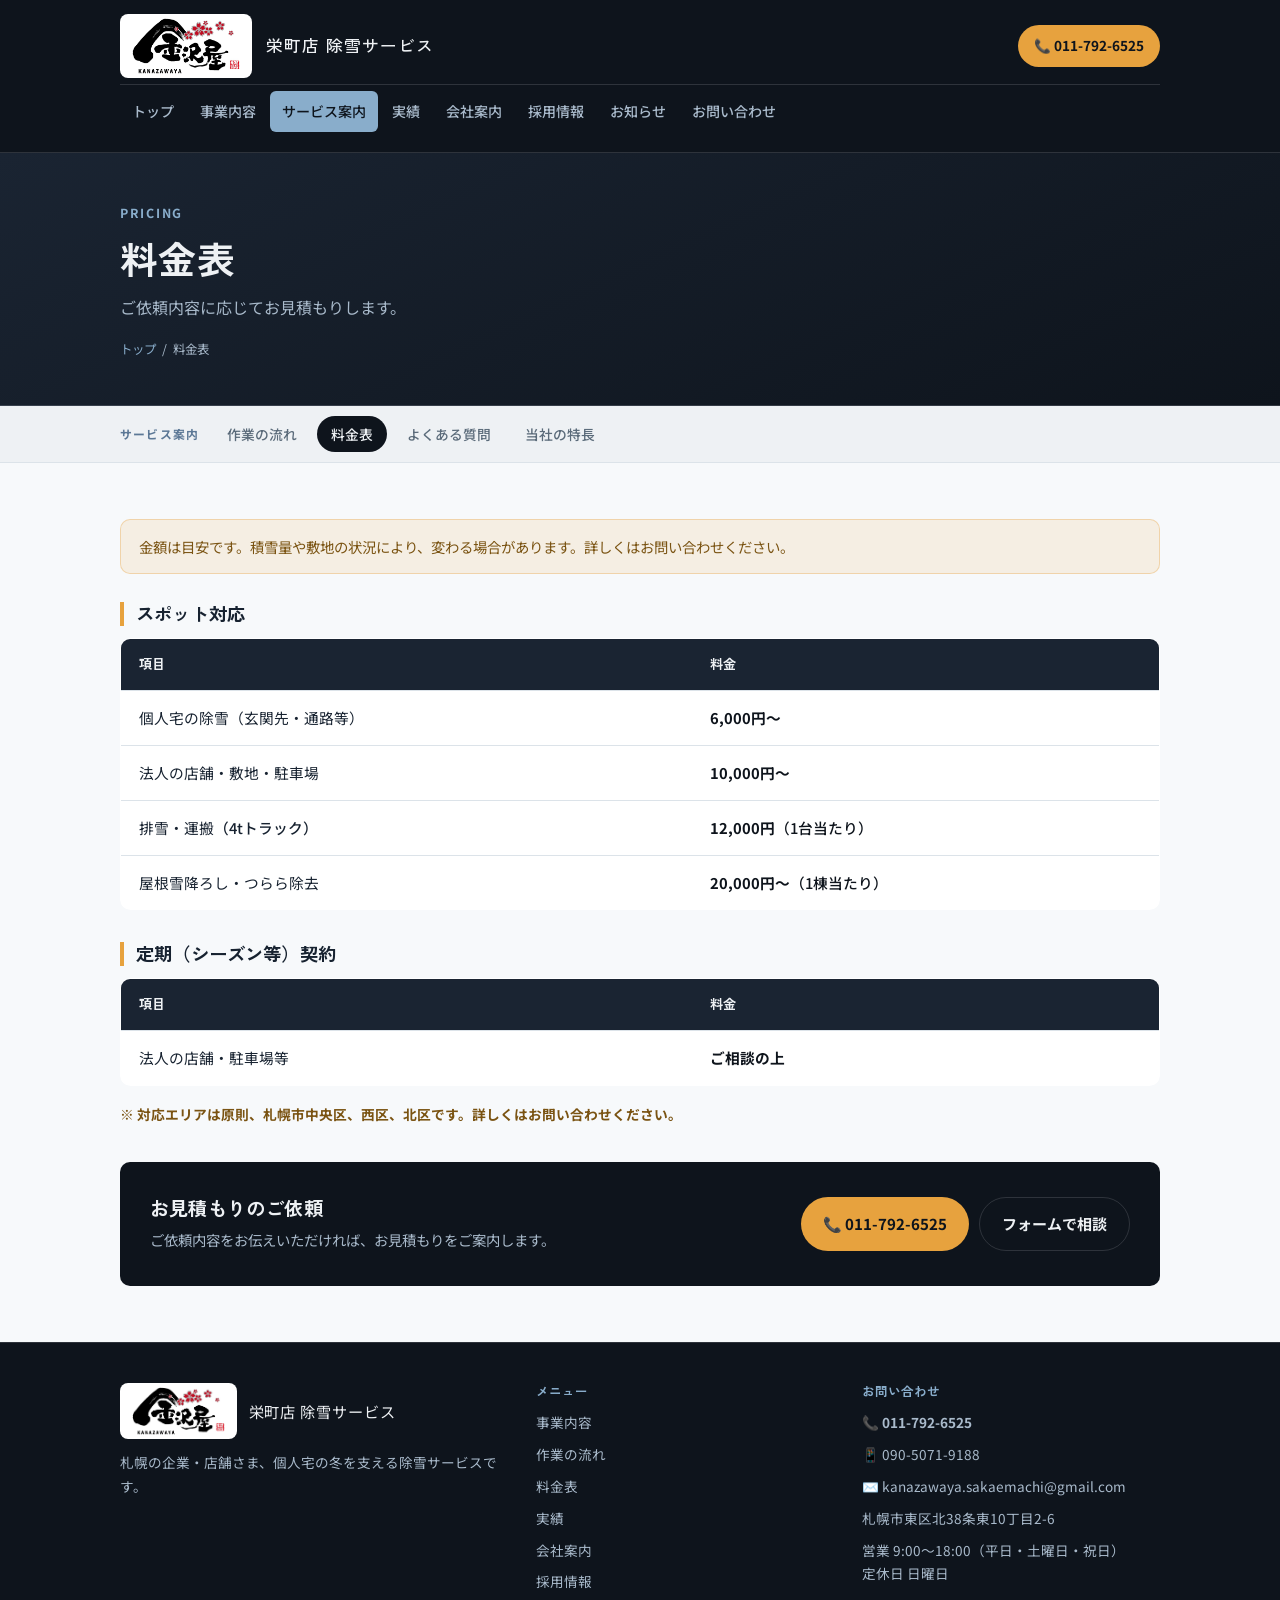
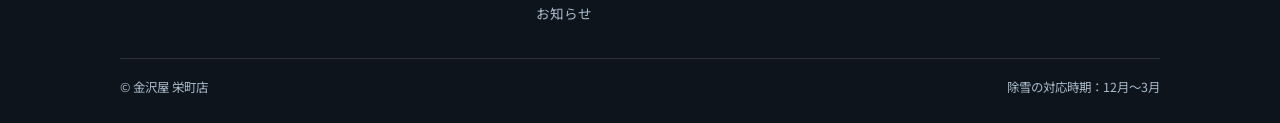
<file: pricing.html>
<!DOCTYPE html>
<html lang="ja">
<head>
<meta charset="UTF-8">
<meta name="viewport" content="width=device-width, initial-scale=1.0">
<title>料金表｜金沢屋 栄町店 除雪</title>
<meta name="description" content="除雪サービスの料金表。個人宅・法人・店舗の除雪、排雪・運搬、屋根雪降ろし・つらら除去、定期契約の料金の目安をご案内します。">
<link rel="preconnect" href="https://fonts.googleapis.com">
<link rel="preconnect" href="https://fonts.gstatic.com" crossorigin>
<link href="https://fonts.googleapis.com/css2?family=Zen+Kaku+Gothic+New:wght@500;700;900&family=Noto+Sans+JP:wght@400;500;700&display=swap" rel="stylesheet">
<link rel="stylesheet" href="styles.css">
</head>
<body>
<header class="site-header">
  <div class="wrap nav-row">
    <a href="index.html" class="brand brand-logo" aria-label="金沢屋 栄町店 除雪サービス"><span class="logo-tile"><img src="images/logo.jpg" alt="金沢屋 KANAZAWAYA"></span><span class="sub">栄町店 除雪サービス</span></a>
    <button class="nav-toggle" aria-label="メニュー" aria-expanded="false">☰ メニュー</button>
    <a href="tel:0117926525" class="nav-cta">📞 011-792-6525</a>
    <nav class="nav-links">
      <a href="index.html">トップ</a>
      <a href="service.html">事業内容</a>
      <a href="flow.html" class="active">サービス案内</a>
      <a href="works.html">実績</a>
      <a href="access.html">会社案内</a>
      <a href="recruit.html">採用情報</a>
      <a href="news.html">お知らせ</a>
      <a href="contact.html">お問い合わせ</a>
    </nav>
  </div>
</header>
<section class="page-hero">
  <div class="wrap">
    <span class="eyebrow">PRICING</span>
    <h1>料金表</h1>
    <p class="lead">ご依頼内容に応じてお見積もりします。</p>
    <div class="breadcrumb"><a href="index.html">トップ</a><span>/</span><span>料金表</span></div>
  </div>
</section>
<div class="subnav"><div class="wrap subnav-row"><span class="subnav-label">サービス案内</span><a href="flow.html">作業の流れ</a><a href="pricing.html" class="active">料金表</a><a href="faq.html">よくある質問</a><a href="reasons.html">当社の特長</a></div></div>
<section>
  <div class="wrap">
    <div class="price-note">金額は目安です。積雪量や敷地の状況により、変わる場合があります。詳しくはお問い合わせください。</div>
    <h2 class="price-group">スポット対応</h2>
    <div class="price-table-wrap">
      <table class="price-table">
        <thead><tr><th>項目</th><th>料金</th></tr></thead>
        <tbody>
          <tr><td>個人宅の除雪（玄関先・通路等）</td><td class="amount">6,000円〜</td></tr>
          <tr><td>法人の店舗・敷地・駐車場</td><td class="amount">10,000円〜</td></tr>
          <tr><td>排雪・運搬<span class="unit-note">（4tトラック）</span></td><td class="amount">12,000円<span class="unit-note">（1台当たり）</span></td></tr>
          <tr><td>屋根雪降ろし・つらら除去</td><td class="amount">20,000円〜<span class="unit-note">（1棟当たり）</span></td></tr>
        </tbody>
      </table>
    </div>
    <h2 class="price-group">定期（シーズン等）契約</h2>
    <div class="price-table-wrap">
      <table class="price-table">
        <thead><tr><th>項目</th><th>料金</th></tr></thead>
        <tbody>
          <tr><td>法人の店舗・駐車場等</td><td class="amount">ご相談の上</td></tr>
        </tbody>
      </table>
    </div>
    <p class="notice-line" style="margin-top:16px;">※ 対応エリアは原則、札幌市中央区、西区、北区です。詳しくはお問い合わせください。</p>
    <div class="cta-band" style="margin-top:36px;">
      <div>
        <h3>お見積もりのご依頼</h3>
        <p>ご依頼内容をお伝えいただければ、お見積もりをご案内します。</p>
      </div>
      <div class="actions">
        <a href="tel:0117926525" class="btn btn-amber">📞 011-792-6525</a>
        <a href="contact.html" class="btn btn-outline">フォームで相談</a>
      </div>
    </div>
  </div>
</section>
<footer class="site-footer">
  <div class="wrap">
    <div class="footer-grid">
      <div>
        <div class="footer-logo"><span class="logo-tile"><img src="images/logo.jpg" alt="金沢屋 KANAZAWAYA"></span><span class="sub">栄町店 除雪サービス</span></div>
        <p>札幌の企業・店舗さま、個人宅の冬を支える除雪サービスです。</p>
      </div>
      <div class="footer-col">
        <h4>メニュー</h4>
        <ul>
          <li><a href="service.html">事業内容</a></li>
          <li><a href="flow.html">作業の流れ</a></li>
          <li><a href="pricing.html">料金表</a></li>
          <li><a href="works.html">実績</a></li>
          <li><a href="access.html">会社案内</a></li>
          <li><a href="recruit.html">採用情報</a></li>
          <li><a href="news.html">お知らせ</a></li>
        </ul>
      </div>
      <div class="footer-col">
        <h4>お問い合わせ</h4>
        <ul>
          <li><a href="tel:0117926525" style="color:inherit;font-weight:700;">📞 011-792-6525</a></li>
          <li><a href="tel:09050719188" style="color:inherit;">📱 090-5071-9188</a></li>
          <li><a href="mailto:kanazawaya.sakaemachi@gmail.com">✉️ kanazawaya.sakaemachi@gmail.com</a></li>
          <li>札幌市東区北38条東10丁目2-6</li>
          <li>営業 9:00〜18:00（平日・土曜日・祝日）<br>定休日 日曜日</li>
        </ul>
      </div>
    </div>
    <div class="footer-bottom">
      <span>&copy; 金沢屋 栄町店</span>
      <span>除雪の対応時期：12月〜3月</span>
    </div>
  </div>
</footer>
<script src="status-data.js"></script>
<script src="script.js"></script>
</body>
</html>
</file>
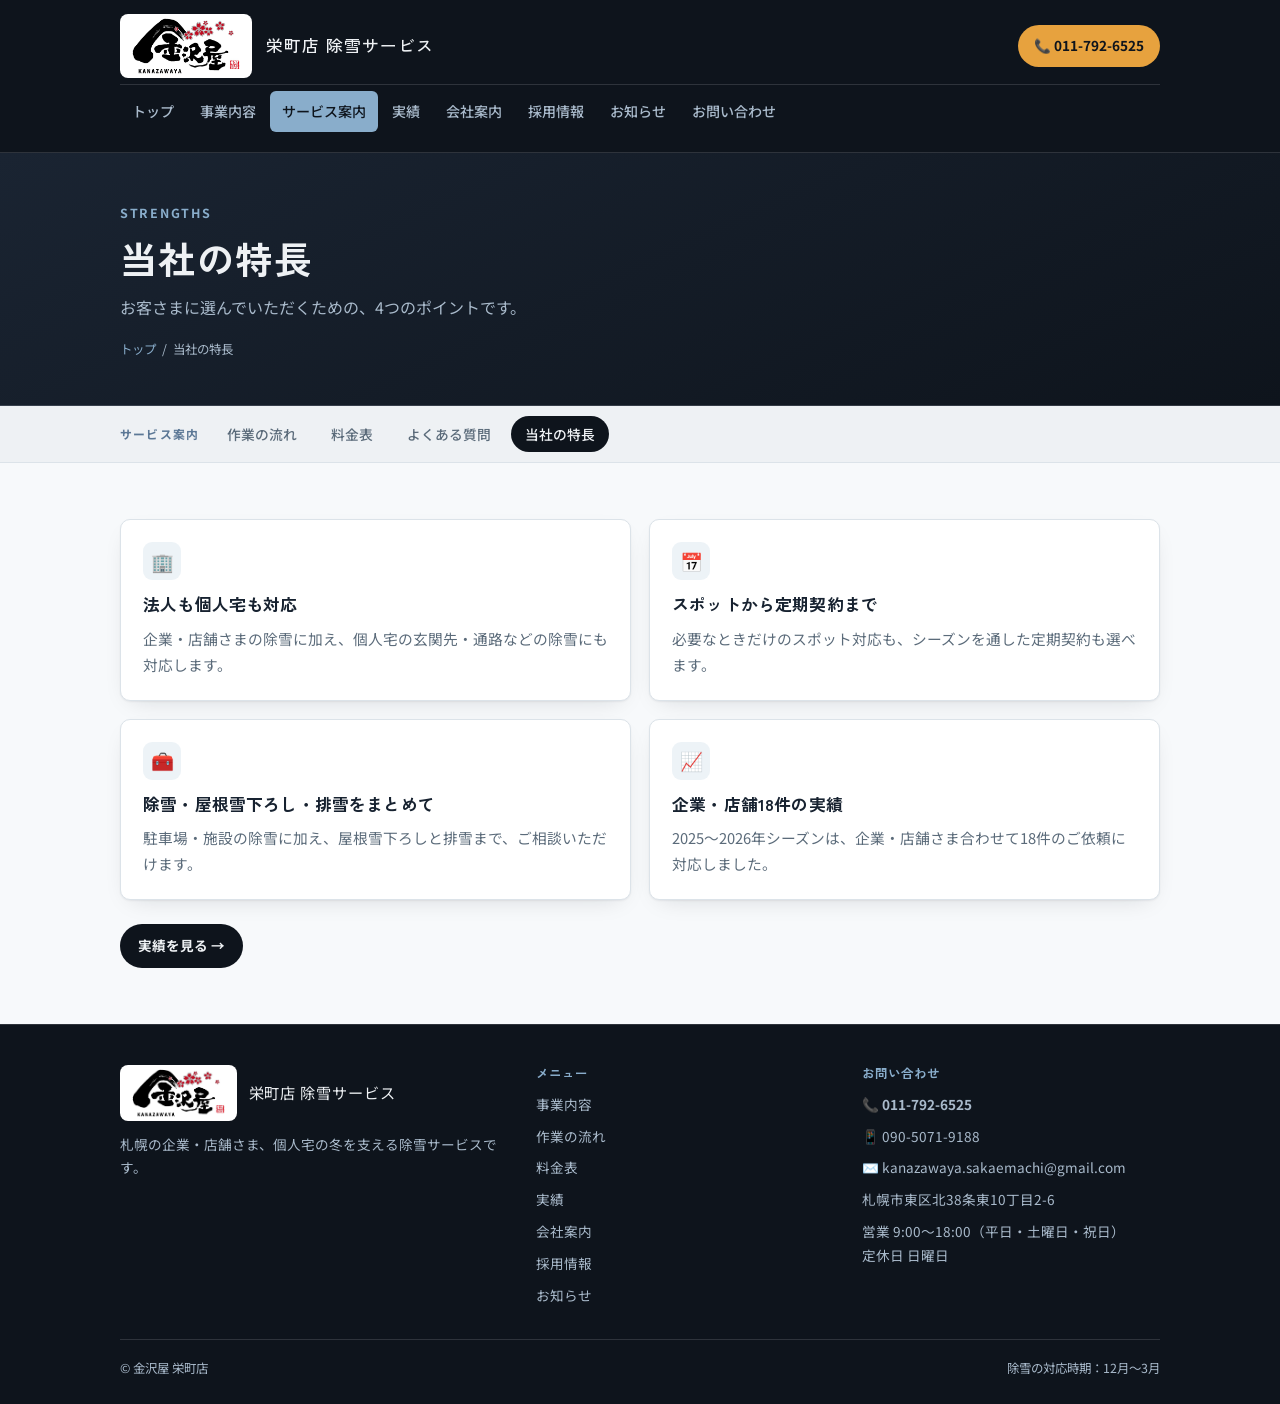
<file: reasons.html>
<!DOCTYPE html>
<html lang="ja">
<head>
<meta charset="UTF-8">
<meta name="viewport" content="width=device-width, initial-scale=1.0">
<title>当社の特長｜金沢屋 栄町店 除雪</title>
<meta name="description" content="法人も個人宅も、スポットから定期契約まで、除雪・屋根雪下ろし・排雪をまとめて。2025〜26年シーズン実績18件。">
<link rel="preconnect" href="https://fonts.googleapis.com">
<link rel="preconnect" href="https://fonts.gstatic.com" crossorigin>
<link href="https://fonts.googleapis.com/css2?family=Zen+Kaku+Gothic+New:wght@500;700;900&family=Noto+Sans+JP:wght@400;500;700&display=swap" rel="stylesheet">
<link rel="stylesheet" href="styles.css">
</head>
<body>
<header class="site-header">
  <div class="wrap nav-row">
    <a href="index.html" class="brand brand-logo" aria-label="金沢屋 栄町店 除雪サービス"><span class="logo-tile"><img src="images/logo.jpg" alt="金沢屋 KANAZAWAYA"></span><span class="sub">栄町店 除雪サービス</span></a>
    <button class="nav-toggle" aria-label="メニュー" aria-expanded="false">☰ メニュー</button>
    <a href="tel:0117926525" class="nav-cta">📞 011-792-6525</a>
    <nav class="nav-links">
      <a href="index.html">トップ</a>
      <a href="service.html">事業内容</a>
      <a href="flow.html" class="active">サービス案内</a>
      <a href="works.html">実績</a>
      <a href="access.html">会社案内</a>
      <a href="recruit.html">採用情報</a>
      <a href="news.html">お知らせ</a>
      <a href="contact.html">お問い合わせ</a>
    </nav>
  </div>
</header>
<section class="page-hero">
  <div class="wrap">
    <span class="eyebrow">STRENGTHS</span>
    <h1>当社の特長</h1>
    <p class="lead">お客さまに選んでいただくための、4つのポイントです。</p>
    <div class="breadcrumb"><a href="index.html">トップ</a><span>/</span><span>当社の特長</span></div>
  </div>
</section>
<div class="subnav"><div class="wrap subnav-row"><span class="subnav-label">サービス案内</span><a href="flow.html">作業の流れ</a><a href="pricing.html">料金表</a><a href="faq.html">よくある質問</a><a href="reasons.html" class="active">当社の特長</a></div></div>
<section>
  <div class="wrap">
    <div class="grid grid-2">
      <div class="card"><div class="icon">🏢</div><h3>法人も個人宅も対応</h3><p>企業・店舗さまの除雪に加え、個人宅の玄関先・通路などの除雪にも対応します。</p></div>
      <div class="card"><div class="icon">📅</div><h3>スポットから定期契約まで</h3><p>必要なときだけのスポット対応も、シーズンを通した定期契約も選べます。</p></div>
      <div class="card"><div class="icon">🧰</div><h3>除雪・屋根雪下ろし・排雪をまとめて</h3><p>駐車場・施設の除雪に加え、屋根雪下ろしと排雪まで、ご相談いただけます。</p></div>
      <div class="card"><div class="icon">📈</div><h3>企業・店舗18件の実績</h3><p>2025〜2026年シーズンは、企業・店舗さま合わせて18件のご依頼に対応しました。</p></div>
    </div>
    <p style="margin-top:24px;"><a href="works.html" class="btn btn-solid-navy" style="padding:10px 18px; font-size:0.85rem;">実績を見る →</a></p>
  </div>
</section>
<footer class="site-footer">
  <div class="wrap">
    <div class="footer-grid">
      <div>
        <div class="footer-logo"><span class="logo-tile"><img src="images/logo.jpg" alt="金沢屋 KANAZAWAYA"></span><span class="sub">栄町店 除雪サービス</span></div>
        <p>札幌の企業・店舗さま、個人宅の冬を支える除雪サービスです。</p>
      </div>
      <div class="footer-col">
        <h4>メニュー</h4>
        <ul>
          <li><a href="service.html">事業内容</a></li>
          <li><a href="flow.html">作業の流れ</a></li>
          <li><a href="pricing.html">料金表</a></li>
          <li><a href="works.html">実績</a></li>
          <li><a href="access.html">会社案内</a></li>
          <li><a href="recruit.html">採用情報</a></li>
          <li><a href="news.html">お知らせ</a></li>
        </ul>
      </div>
      <div class="footer-col">
        <h4>お問い合わせ</h4>
        <ul>
          <li><a href="tel:0117926525" style="color:inherit;font-weight:700;">📞 011-792-6525</a></li>
          <li><a href="tel:09050719188" style="color:inherit;">📱 090-5071-9188</a></li>
          <li><a href="mailto:kanazawaya.sakaemachi@gmail.com">✉️ kanazawaya.sakaemachi@gmail.com</a></li>
          <li>札幌市東区北38条東10丁目2-6</li>
          <li>営業 9:00〜18:00（平日・土曜日・祝日）<br>定休日 日曜日</li>
        </ul>
      </div>
    </div>
    <div class="footer-bottom">
      <span>&copy; 金沢屋 栄町店</span>
      <span>除雪の対応時期：12月〜3月</span>
    </div>
  </div>
</footer>
<script src="status-data.js"></script>
<script src="script.js"></script>
</body>
</html>
</file>
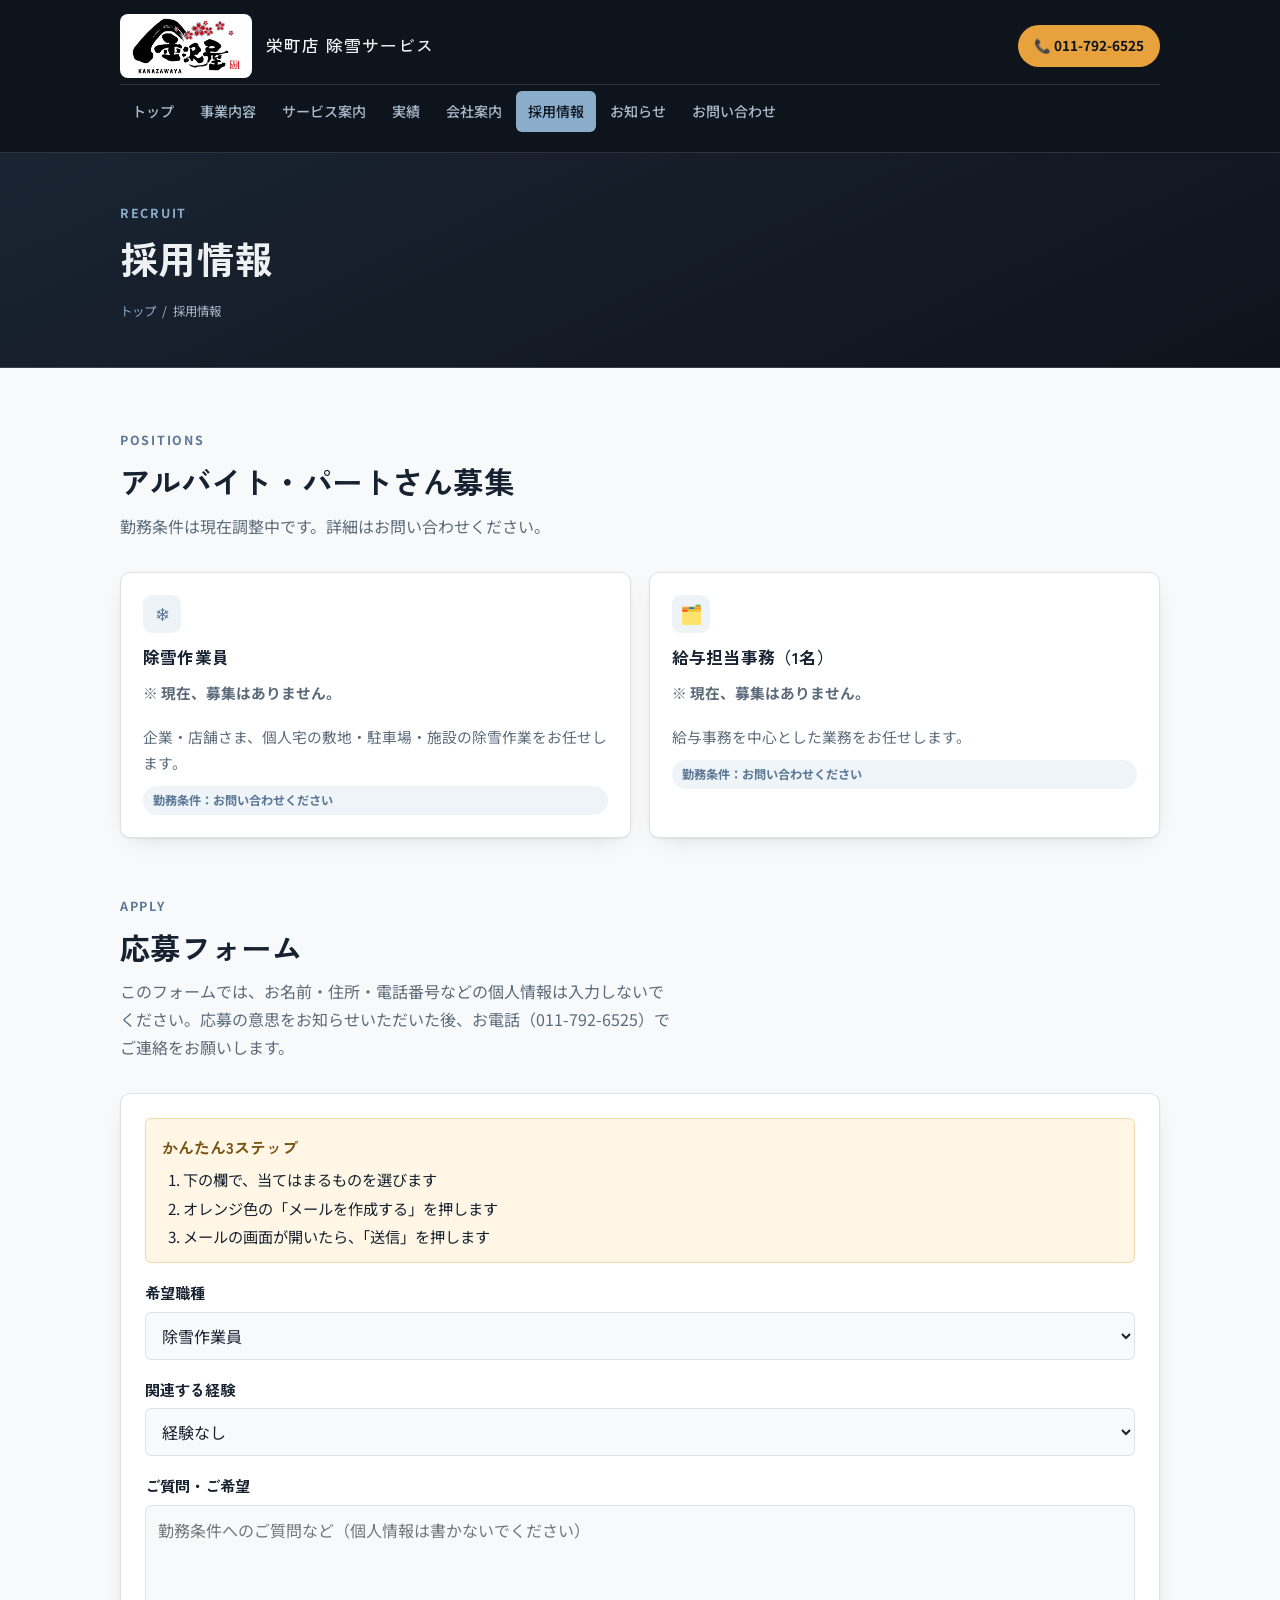
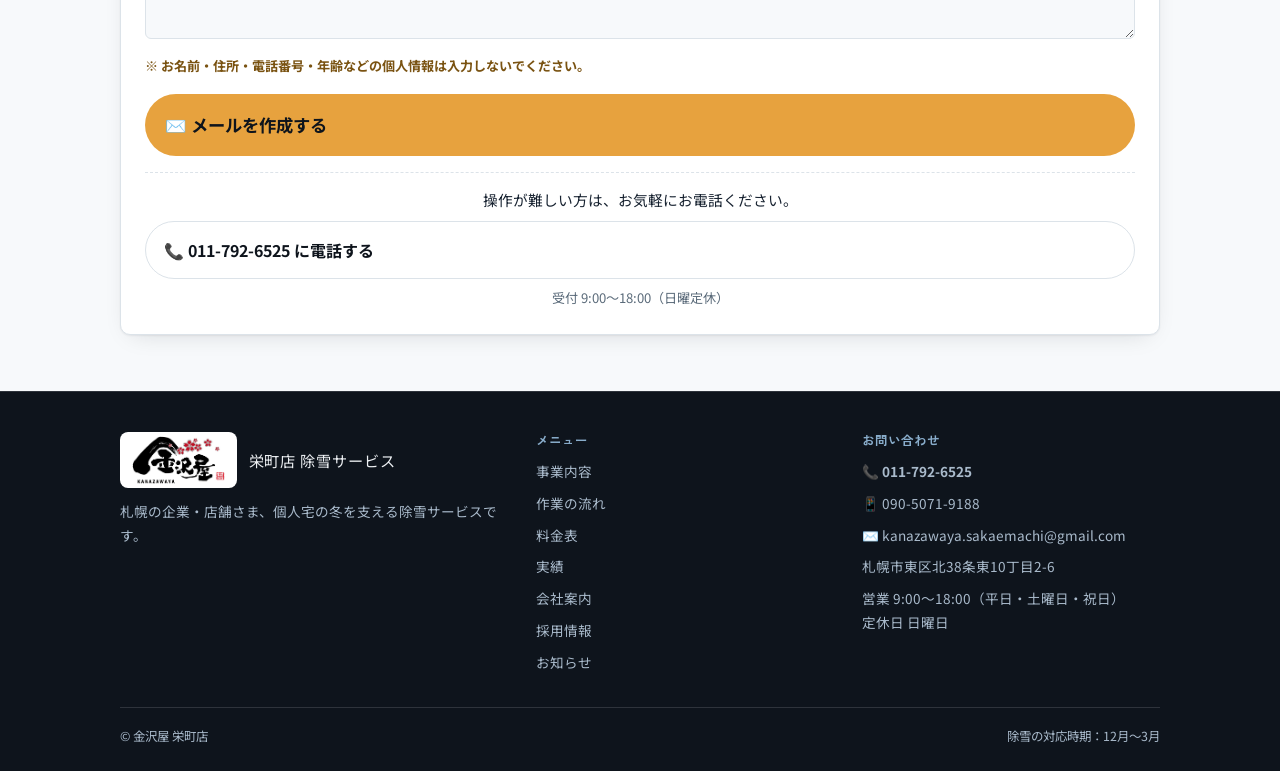
<file: recruit.html>
<!DOCTYPE html>
<html lang="ja">
<head>
<meta charset="UTF-8">
<meta name="viewport" content="width=device-width, initial-scale=1.0">
<title>採用情報｜金沢屋 栄町店 除雪</title>
<meta name="description" content="現在、募集はありません。個人情報を入力しない応募フォーム。">
<link rel="preconnect" href="https://fonts.googleapis.com">
<link rel="preconnect" href="https://fonts.gstatic.com" crossorigin>
<link href="https://fonts.googleapis.com/css2?family=Zen+Kaku+Gothic+New:wght@500;700;900&family=Noto+Sans+JP:wght@400;500;700&display=swap" rel="stylesheet">
<link rel="stylesheet" href="styles.css">
</head>
<body>
<header class="site-header">
  <div class="wrap nav-row">
    <a href="index.html" class="brand brand-logo" aria-label="金沢屋 栄町店 除雪サービス"><span class="logo-tile"><img src="images/logo.jpg" alt="金沢屋 KANAZAWAYA"></span><span class="sub">栄町店 除雪サービス</span></a>
    <button class="nav-toggle" aria-label="メニュー" aria-expanded="false">☰ メニュー</button>
    <a href="tel:0117926525" class="nav-cta">📞 011-792-6525</a>
    <nav class="nav-links">
      <a href="index.html">トップ</a>
      <a href="service.html">事業内容</a>
      <a href="flow.html">サービス案内</a>
      <a href="works.html">実績</a>
      <a href="access.html">会社案内</a>
      <a href="recruit.html" class="active">採用情報</a>
      <a href="news.html">お知らせ</a>
      <a href="contact.html">お問い合わせ</a>
    </nav>
  </div>
</header>
<section class="page-hero">
  <div class="wrap">
    <span class="eyebrow">RECRUIT</span>
    <h1>採用情報</h1>
    <div class="breadcrumb"><a href="index.html">トップ</a><span>/</span><span>採用情報</span></div>
  </div>
</section>
<section>
  <div class="wrap">
    <div class="section-head">
      <span class="eyebrow">POSITIONS</span>
      <h2>アルバイト・パートさん募集</h2>
      <p>勤務条件は現在調整中です。詳細はお問い合わせください。</p>
    </div>
    <div class="grid grid-2">
      <div class="card"><div class="icon">❄</div><h3>除雪作業員</h3><p class="notice-line no-opening">※ 現在、募集はありません。</p><p>企業・店舗さま、個人宅の敷地・駐車場・施設の除雪作業をお任せします。</p><span class="tag">勤務条件：お問い合わせください</span></div>
      <div class="card"><div class="icon">🗂️</div><h3>給与担当事務（1名）</h3><p class="notice-line no-opening">※ 現在、募集はありません。</p><p>給与事務を中心とした業務をお任せします。</p><span class="tag">勤務条件：お問い合わせください</span></div>
    </div>

    <div class="section-head" style="margin-top:52px;">
      <span class="eyebrow">APPLY</span>
      <h2>応募フォーム</h2>
      <p>このフォームでは、お名前・住所・電話番号などの個人情報は入力しないでください。応募の意思をお知らせいただいた後、お電話（011-792-6525）でご連絡をお願いします。</p>
    </div>
    <form class="form-card" data-compose data-subject="【求人応募】" data-intro="求人の応募について連絡します。">
          <div class="form-guide">
            <p class="form-guide-title">かんたん3ステップ</p>
            <ol>
              <li>下の欄で、当てはまるものを選びます</li>
              <li>オレンジ色の「メールを作成する」を押します</li>
              <li>メールの画面が開いたら、「送信」を押します</li>
            </ol>
          </div>
      <div class="field">
        <label for="r-job">希望職種</label>
        <select id="r-job" name="希望職種">
          <option>除雪作業員</option>
          <option>給与担当事務（1名）</option>
          <option>どちらも検討中</option>
        </select>
      </div>
      <div class="field" id="exp-single">
        <label for="r-exp">関連する経験</label>
        <select id="r-exp" name="関連する経験">
          <option>経験なし</option>
          <option>経験あり</option>
        </select>
      </div>
      <div id="exp-both" style="display:none;">
        <div class="field">
          <label for="r-exp-snow">除雪作業員の経験</label>
          <select id="r-exp-snow" name="除雪作業員の経験" disabled>
            <option>経験なし</option>
            <option>経験あり</option>
          </select>
        </div>
        <div class="field">
          <label for="r-exp-pay">給与担当事務の経験</label>
          <select id="r-exp-pay" name="給与担当事務の経験" disabled>
            <option>経験なし</option>
            <option>経験あり</option>
          </select>
        </div>
      </div>
      <div class="field">
        <label for="r-msg">ご質問・ご希望</label>
        <textarea id="r-msg" name="ご質問・ご希望" rows="4" placeholder="勤務条件へのご質問など（個人情報は書かないでください）"></textarea>
      </div>
      <p class="form-warn">※ お名前・住所・電話番号・年齢などの個人情報は入力しないでください。</p>
      <button type="submit" class="btn btn-amber form-submit">✉️ メールを作成する</button>
          <div class="form-tel-help">
            <p>操作が難しい方は、お気軽にお電話ください。</p>
            <a href="tel:0117926525" class="btn btn-outline form-tel-btn">📞 011-792-6525 に電話する</a>
            <p class="form-tel-hours">受付 9:00〜18:00（日曜定休）</p>
          </div>
    </form>
  </div>
</section>
<footer class="site-footer">
  <div class="wrap">
    <div class="footer-grid">
      <div>
        <div class="footer-logo"><span class="logo-tile"><img src="images/logo.jpg" alt="金沢屋 KANAZAWAYA"></span><span class="sub">栄町店 除雪サービス</span></div>
        <p>札幌の企業・店舗さま、個人宅の冬を支える除雪サービスです。</p>
      </div>
      <div class="footer-col">
        <h4>メニュー</h4>
        <ul>
          <li><a href="service.html">事業内容</a></li>
          <li><a href="flow.html">作業の流れ</a></li>
          <li><a href="pricing.html">料金表</a></li>
          <li><a href="works.html">実績</a></li>
          <li><a href="access.html">会社案内</a></li>
          <li><a href="recruit.html">採用情報</a></li>
          <li><a href="news.html">お知らせ</a></li>
        </ul>
      </div>
      <div class="footer-col">
        <h4>お問い合わせ</h4>
        <ul>
          <li><a href="tel:0117926525" style="color:inherit;font-weight:700;">📞 011-792-6525</a></li>
          <li><a href="tel:09050719188" style="color:inherit;">📱 090-5071-9188</a></li>
          <li><a href="mailto:kanazawaya.sakaemachi@gmail.com">✉️ kanazawaya.sakaemachi@gmail.com</a></li>
          <li>札幌市東区北38条東10丁目2-6</li>
          <li>営業 9:00〜18:00（平日・土曜日・祝日）<br>定休日 日曜日</li>
        </ul>
      </div>
    </div>
    <div class="footer-bottom">
      <span>&copy; 金沢屋 栄町店</span>
      <span>除雪の対応時期：12月〜3月</span>
    </div>
  </div>
</footer>
<script src="status-data.js"></script>
<script src="script.js"></script>
</body>
</html>
</file>
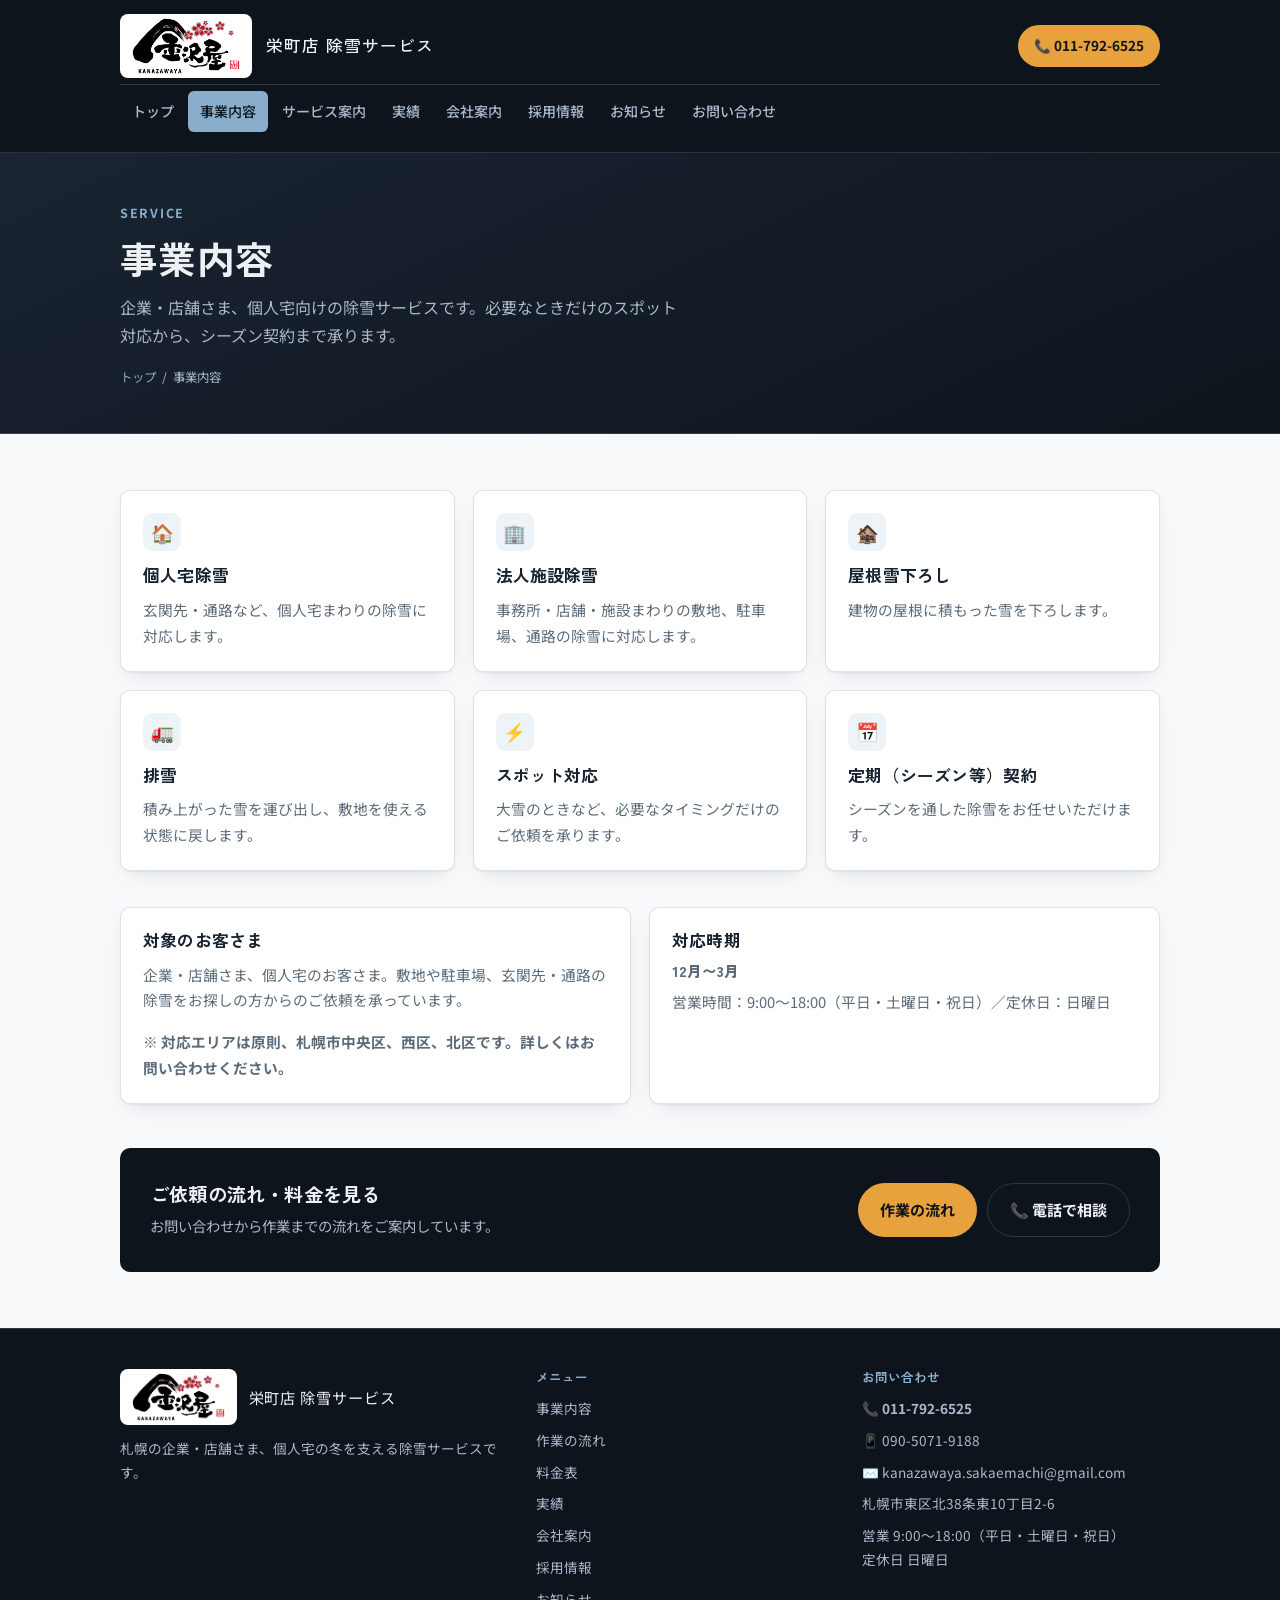
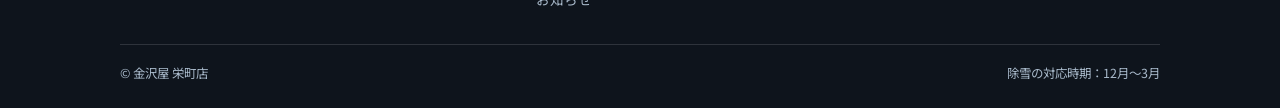
<file: service.html>
<!DOCTYPE html>
<html lang="ja">
<head>
<meta charset="UTF-8">
<meta name="viewport" content="width=device-width, initial-scale=1.0">
<title>事業内容｜金沢屋 栄町店 除雪</title>
<meta name="description" content="法人施設除雪、屋根雪下ろし、排雪、スポット対応、定期（シーズン等）契約。企業・店舗・個人宅向けの除雪サービスです。">
<link rel="preconnect" href="https://fonts.googleapis.com">
<link rel="preconnect" href="https://fonts.gstatic.com" crossorigin>
<link href="https://fonts.googleapis.com/css2?family=Zen+Kaku+Gothic+New:wght@500;700;900&family=Noto+Sans+JP:wght@400;500;700&display=swap" rel="stylesheet">
<link rel="stylesheet" href="styles.css">
</head>
<body>
<header class="site-header">
  <div class="wrap nav-row">
    <a href="index.html" class="brand brand-logo" aria-label="金沢屋 栄町店 除雪サービス"><span class="logo-tile"><img src="images/logo.jpg" alt="金沢屋 KANAZAWAYA"></span><span class="sub">栄町店 除雪サービス</span></a>
    <button class="nav-toggle" aria-label="メニュー" aria-expanded="false">☰ メニュー</button>
    <a href="tel:0117926525" class="nav-cta">📞 011-792-6525</a>
    <nav class="nav-links">
      <a href="index.html">トップ</a>
      <a href="service.html" class="active">事業内容</a>
      <a href="flow.html">サービス案内</a>
      <a href="works.html">実績</a>
      <a href="access.html">会社案内</a>
      <a href="recruit.html">採用情報</a>
      <a href="news.html">お知らせ</a>
      <a href="contact.html">お問い合わせ</a>
    </nav>
  </div>
</header>
<section class="page-hero">
  <div class="wrap">
    <span class="eyebrow">SERVICE</span>
    <h1>事業内容</h1>
    <p class="lead">企業・店舗さま、個人宅向けの除雪サービスです。必要なときだけのスポット対応から、シーズン契約まで承ります。</p>
    <div class="breadcrumb"><a href="index.html">トップ</a><span>/</span><span>事業内容</span></div>
  </div>
</section>
<section>
  <div class="wrap">
    <div class="grid grid-3">
      <div class="card"><div class="icon">🏠</div><h3>個人宅除雪</h3><p>玄関先・通路など、個人宅まわりの除雪に対応します。</p></div>
      <div class="card"><div class="icon">🏢</div><h3>法人施設除雪</h3><p>事務所・店舗・施設まわりの敷地、駐車場、通路の除雪に対応します。</p></div>
      <div class="card"><div class="icon">🏚️</div><h3>屋根雪下ろし</h3><p>建物の屋根に積もった雪を下ろします。</p></div>
      <div class="card"><div class="icon">🚛</div><h3>排雪</h3><p>積み上がった雪を運び出し、敷地を使える状態に戻します。</p></div>
      <div class="card"><div class="icon">⚡</div><h3>スポット対応</h3><p>大雪のときなど、必要なタイミングだけのご依頼を承ります。</p></div>
      <div class="card"><div class="icon">📅</div><h3>定期（シーズン等）契約</h3><p>シーズンを通した除雪をお任せいただけます。</p></div>
    </div>

    <div class="grid grid-2" style="margin-top:36px;">
      <div class="card"><h3>対象のお客さま</h3><p>企業・店舗さま、個人宅のお客さま。敷地や駐車場、玄関先・通路の除雪をお探しの方からのご依頼を承っています。</p><p class="notice-line" style="margin-top:6px;">※ 対応エリアは原則、札幌市中央区、西区、北区です。詳しくはお問い合わせください。</p></div>
      <div class="card"><h3>対応時期</h3><p class="big-fact">12月〜3月</p><p>営業時間：9:00〜18:00（平日・土曜日・祝日）／定休日：日曜日</p></div>
    </div>

    <div class="cta-band" style="margin-top:44px;">
      <div>
        <h3>ご依頼の流れ・料金を見る</h3>
        <p>お問い合わせから作業までの流れをご案内しています。</p>
      </div>
      <div class="actions">
        <a href="flow.html" class="btn btn-amber">作業の流れ</a>
        <a href="tel:0117926525" class="btn btn-outline">📞 電話で相談</a>
      </div>
    </div>
  </div>
</section>
<footer class="site-footer">
  <div class="wrap">
    <div class="footer-grid">
      <div>
        <div class="footer-logo"><span class="logo-tile"><img src="images/logo.jpg" alt="金沢屋 KANAZAWAYA"></span><span class="sub">栄町店 除雪サービス</span></div>
        <p>札幌の企業・店舗さま、個人宅の冬を支える除雪サービスです。</p>
      </div>
      <div class="footer-col">
        <h4>メニュー</h4>
        <ul>
          <li><a href="service.html">事業内容</a></li>
          <li><a href="flow.html">作業の流れ</a></li>
          <li><a href="pricing.html">料金表</a></li>
          <li><a href="works.html">実績</a></li>
          <li><a href="access.html">会社案内</a></li>
          <li><a href="recruit.html">採用情報</a></li>
          <li><a href="news.html">お知らせ</a></li>
        </ul>
      </div>
      <div class="footer-col">
        <h4>お問い合わせ</h4>
        <ul>
          <li><a href="tel:0117926525" style="color:inherit;font-weight:700;">📞 011-792-6525</a></li>
          <li><a href="tel:09050719188" style="color:inherit;">📱 090-5071-9188</a></li>
          <li><a href="mailto:kanazawaya.sakaemachi@gmail.com">✉️ kanazawaya.sakaemachi@gmail.com</a></li>
          <li>札幌市東区北38条東10丁目2-6</li>
          <li>営業 9:00〜18:00（平日・土曜日・祝日）<br>定休日 日曜日</li>
        </ul>
      </div>
    </div>
    <div class="footer-bottom">
      <span>&copy; 金沢屋 栄町店</span>
      <span>除雪の対応時期：12月〜3月</span>
    </div>
  </div>
</footer>
<script src="status-data.js"></script>
<script src="script.js"></script>
</body>
</html>
</file>
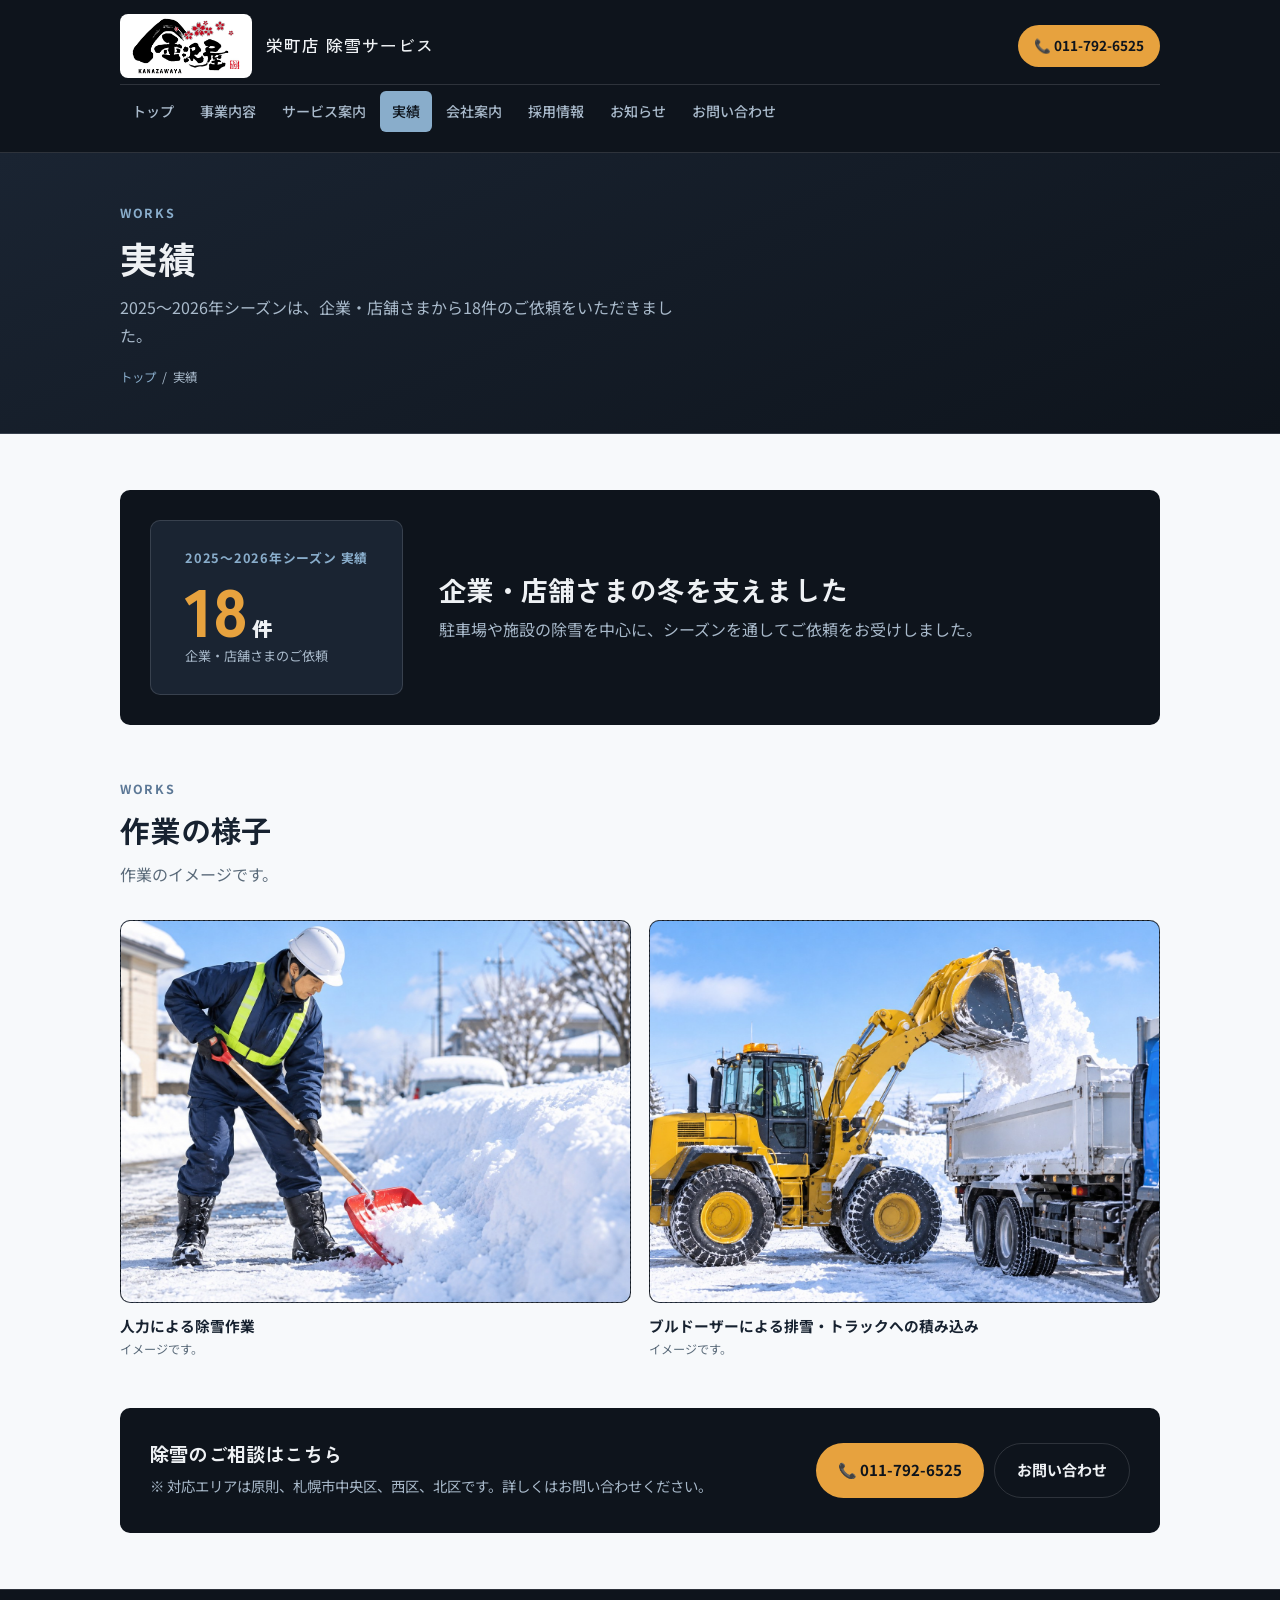
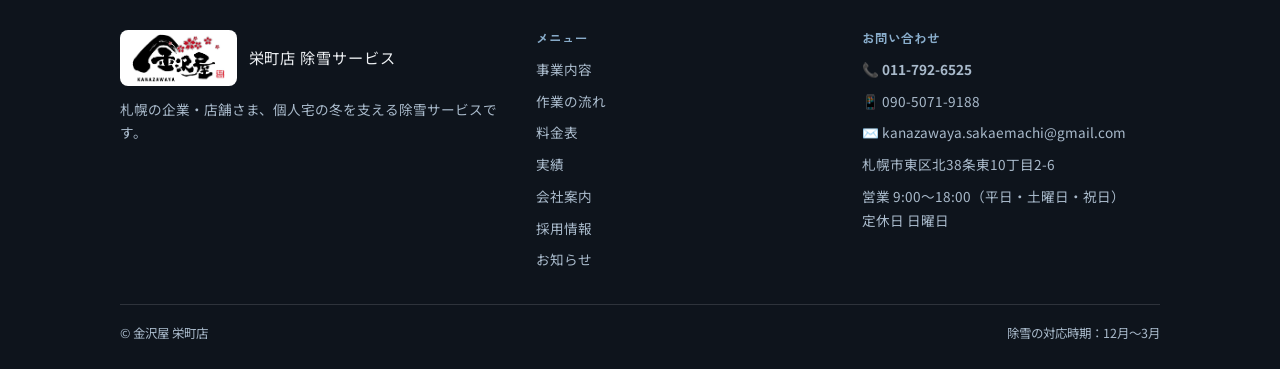
<file: works.html>
<!DOCTYPE html>
<html lang="ja">
<head>
<meta charset="UTF-8">
<meta name="viewport" content="width=device-width, initial-scale=1.0">
<title>実績｜金沢屋 栄町店 除雪</title>
<meta name="description" content="2025〜2026年シーズンの除雪実績は18件（企業・店舗）。人力除雪とブルドーザー排雪の作業イメージ。">
<link rel="preconnect" href="https://fonts.googleapis.com">
<link rel="preconnect" href="https://fonts.gstatic.com" crossorigin>
<link href="https://fonts.googleapis.com/css2?family=Zen+Kaku+Gothic+New:wght@500;700;900&family=Noto+Sans+JP:wght@400;500;700&display=swap" rel="stylesheet">
<link rel="stylesheet" href="styles.css">
</head>
<body>
<header class="site-header">
  <div class="wrap nav-row">
    <a href="index.html" class="brand brand-logo" aria-label="金沢屋 栄町店 除雪サービス"><span class="logo-tile"><img src="images/logo.jpg" alt="金沢屋 KANAZAWAYA"></span><span class="sub">栄町店 除雪サービス</span></a>
    <button class="nav-toggle" aria-label="メニュー" aria-expanded="false">☰ メニュー</button>
    <a href="tel:0117926525" class="nav-cta">📞 011-792-6525</a>
    <nav class="nav-links">
      <a href="index.html">トップ</a>
      <a href="service.html">事業内容</a>
      <a href="flow.html">サービス案内</a>
      <a href="works.html" class="active">実績</a>
      <a href="access.html">会社案内</a>
      <a href="recruit.html">採用情報</a>
      <a href="news.html">お知らせ</a>
      <a href="contact.html">お問い合わせ</a>
    </nav>
  </div>
</header>
<section class="page-hero">
  <div class="wrap">
    <span class="eyebrow">WORKS</span>
    <h1>実績</h1>
    <p class="lead">2025〜2026年シーズンは、企業・店舗さまから18件のご依頼をいただきました。</p>
    <div class="breadcrumb"><a href="index.html">トップ</a><span>/</span><span>実績</span></div>
  </div>
</section>
<section>
  <div class="wrap">
    <div class="works-teaser" style="background:var(--ink-navy); border-radius:var(--radius-m); padding:30px;">
      <div class="stat-tile">
        <span class="stat-label">2025〜2026年シーズン 実績</span>
        <span class="stat-num">18<small>件</small></span>
        <span class="stat-sub">企業・店舗さまのご依頼</span>
      </div>
      <div class="works-teaser-text" style="color:var(--text-on-dark);">
        <h2 style="color:var(--text-on-dark);">企業・店舗さまの冬を支えました</h2>
        <p style="color:var(--text-on-dark-dim); margin-top:8px;">駐車場や施設の除雪を中心に、シーズンを通してご依頼をお受けしました。</p>
      </div>
    </div>

    <div class="section-head" style="margin-top:48px;">
      <span class="eyebrow">WORKS</span>
      <h2>作業の様子</h2>
      <p>作業のイメージです。</p>
    </div>
    <div class="grid grid-2">
      <figure class="photo-card">
        <div class="photo-slot"><img src="images/work-manual.jpg" alt="人力による除雪作業のイメージ" onerror="this.remove()"><span class="photo-ph">🧑‍🔧<br>作業写真（準備中）</span></div>
        <figcaption>人力による除雪作業<small>イメージです。</small></figcaption>
      </figure>
      <figure class="photo-card">
        <div class="photo-slot"><img src="images/work-bulldozer.jpg" alt="ブルドーザーがトラックに雪を積み込む排雪作業のイメージ" onerror="this.remove()"><span class="photo-ph">🚜<br>作業写真（準備中）</span></div>
        <figcaption>ブルドーザーによる排雪・トラックへの積み込み<small>イメージです。</small></figcaption>
      </figure>
    </div>

    <div class="cta-band" style="margin-top:48px;">
      <div><h3>除雪のご相談はこちら</h3><p>※ 対応エリアは原則、札幌市中央区、西区、北区です。詳しくはお問い合わせください。</p></div>
      <div class="actions">
        <a href="tel:0117926525" class="btn btn-amber">📞 011-792-6525</a>
        <a href="contact.html" class="btn btn-outline">お問い合わせ</a>
      </div>
    </div>
  </div>
</section>
<footer class="site-footer">
  <div class="wrap">
    <div class="footer-grid">
      <div>
        <div class="footer-logo"><span class="logo-tile"><img src="images/logo.jpg" alt="金沢屋 KANAZAWAYA"></span><span class="sub">栄町店 除雪サービス</span></div>
        <p>札幌の企業・店舗さま、個人宅の冬を支える除雪サービスです。</p>
      </div>
      <div class="footer-col">
        <h4>メニュー</h4>
        <ul>
          <li><a href="service.html">事業内容</a></li>
          <li><a href="flow.html">作業の流れ</a></li>
          <li><a href="pricing.html">料金表</a></li>
          <li><a href="works.html">実績</a></li>
          <li><a href="access.html">会社案内</a></li>
          <li><a href="recruit.html">採用情報</a></li>
          <li><a href="news.html">お知らせ</a></li>
        </ul>
      </div>
      <div class="footer-col">
        <h4>お問い合わせ</h4>
        <ul>
          <li><a href="tel:0117926525" style="color:inherit;font-weight:700;">📞 011-792-6525</a></li>
          <li><a href="tel:09050719188" style="color:inherit;">📱 090-5071-9188</a></li>
          <li><a href="mailto:kanazawaya.sakaemachi@gmail.com">✉️ kanazawaya.sakaemachi@gmail.com</a></li>
          <li>札幌市東区北38条東10丁目2-6</li>
          <li>営業 9:00〜18:00（平日・土曜日・祝日）<br>定休日 日曜日</li>
        </ul>
      </div>
    </div>
    <div class="footer-bottom">
      <span>&copy; 金沢屋 栄町店</span>
      <span>除雪の対応時期：12月〜3月</span>
    </div>
  </div>
</footer>
<script src="status-data.js"></script>
<script src="script.js"></script>
</body>
</html>
</file>
<file: styles.css>
/* ==========================================================================
   金沢屋 除雪サービス — shared stylesheet
   ========================================================================== */

:root{
  --ink-navy: #0E141C;
  --panel-navy: #1A2432;
  --panel-navy-2: #212D3D;
  --snow-white: #EEF1F4;
  --paper: #F7F9FB;
  --ice-blue: #89ADCB;
  --ice-blue-dim: #5C7896;
  --amber: #E7A23E;
  --amber-dark: #C9822090;
  --line-dark: rgba(238,241,244,0.14);
  --line-light: #DCE3E9;
  --text-on-dark: #EEF1F4;
  --text-on-dark-dim: #A9BACB;
  --text-on-light: #172230;
  --text-muted: #5B6B7A;

  --font-head: 'Zen Kaku Gothic New', 'Noto Sans JP', 'Hiragino Sans', sans-serif;
  --font-body: 'Noto Sans JP', 'Hiragino Sans', 'Yu Gothic', sans-serif;

  --radius-s: 6px;
  --radius-m: 10px;
  --shadow-card: 0 1px 2px rgba(14,20,28,0.06), 0 8px 24px -12px rgba(14,20,28,0.18);
}

*, *::before, *::after{ box-sizing: border-box; }
html{ scroll-behavior: smooth; }
body{
  margin: 0;
  background: var(--paper);
  color: var(--text-on-light);
  font-family: var(--font-body);
  font-size: 16px;
  line-height: 1.75;
  -webkit-font-smoothing: antialiased;
}
img{ max-width: 100%; display: block; }
a{ color: inherit; text-decoration: none; }
ul{ margin: 0; padding: 0; list-style: none; }
h1,h2,h3,h4{
  font-family: var(--font-head);
  font-weight: 700;
  line-height: 1.3;
  margin: 0;
  text-wrap: balance;
  letter-spacing: 0.01em;
}
p{ margin: 0; }
button{ font: inherit; }

.wrap{
  width: 100%;
  max-width: 1080px;
  margin-inline: auto;
  padding-inline: 20px;
}

/* ---------- Header / Nav ---------- */
.site-header{
  position: sticky;
  top: 0;
  z-index: 40;
  background: var(--ink-navy);
  border-bottom: 1px solid var(--line-dark);
}
.nav-row{
  display: flex;
  align-items: center;
  justify-content: space-between;
  gap: 16px;
  padding-block: 14px;
}
.brand{
  display: flex;
  align-items: baseline;
  gap: 10px;
  color: var(--text-on-dark);
  font-family: var(--font-head);
  font-weight: 700;
  font-size: 2.4rem;
  white-space: nowrap;
}
.brand .mark{ color: var(--ice-blue); font-size: 1.1em; }
.brand .sub{
  font-size: 1rem;
  font-weight: 500;
  color: var(--text-on-dark-dim);
  letter-spacing: 0.08em;
}
.nav-links{
  display: flex;
  align-items: center;
  gap: 4px;
  flex-wrap: wrap;
}
.nav-links a{
  color: var(--text-on-dark-dim);
  font-size: 0.88rem;
  font-weight: 500;
  padding: 8px 12px;
  border-radius: var(--radius-s);
  transition: background 0.15s, color 0.15s;
}
.nav-links a:hover, .nav-links a:focus-visible{
  color: var(--text-on-dark);
  background: rgba(238,241,244,0.08);
}
.nav-links a.active{
  color: var(--ink-navy);
  background: var(--ice-blue);
}
.nav-cta{
  display: inline-flex;
  align-items: center;
  gap: 6px;
  background: var(--amber);
  color: var(--ink-navy);
  font-weight: 700;
  font-size: 0.85rem;
  padding: 9px 16px;
  border-radius: 999px;
  white-space: nowrap;
  transition: filter 0.15s;
}
.nav-cta:hover{ filter: brightness(1.08); }
.nav-toggle{
  display: none;
  background: none;
  border: 1px solid var(--line-dark);
  color: var(--text-on-dark);
  border-radius: var(--radius-s);
  padding: 8px 10px;
  cursor: pointer;
}

@media (max-width: 780px){
  .nav-toggle{ display: inline-flex; }
  .nav-links{
    display: none;
    flex-direction: column;
    align-items: stretch;
    width: 100%;
    gap: 2px;
    padding-block: 10px 4px;
    border-top: 1px solid var(--line-dark);
  }
  .nav-links.open{ display: flex; }
  .nav-links a{ padding: 10px 12px; }
  .nav-row{ flex-wrap: wrap; }
}

/* ---------- Page header banner ---------- */
.page-hero{
  background: linear-gradient(155deg, var(--panel-navy) 0%, var(--ink-navy) 100%);
  color: var(--text-on-dark);
  padding-block: 44px;
  border-bottom: 1px solid var(--line-dark);
}
.eyebrow{
  display: inline-block;
  color: var(--ice-blue);
  font-size: 0.78rem;
  font-weight: 700;
  letter-spacing: 0.14em;
  margin-bottom: 10px;
}
.page-hero h1{ font-size: clamp(1.6rem, 3.4vw, 2.35rem); }
.page-hero .lead{
  margin-top: 10px;
  color: var(--text-on-dark-dim);
  max-width: 62ch;
  font-size: 1rem;
}
.breadcrumb{
  margin-top: 18px;
  font-size: 0.78rem;
  color: var(--text-on-dark-dim);
  display: flex;
  gap: 6px;
}
.breadcrumb a{ color: var(--ice-blue); }

/* ---------- Hero (index) ---------- */
.hero{
  position: relative;
  background: radial-gradient(120% 140% at 15% 0%, #16202D 0%, var(--ink-navy) 60%);
  color: var(--text-on-dark);
  overflow: hidden;
  border-bottom: 1px solid var(--line-dark);
}
#snowfall{
  position: absolute;
  inset: 0;
  width: 100%;
  height: 100%;
  pointer-events: none;
}
.hero-inner{
  position: relative;
  z-index: 2;
  padding-block: 72px 56px;
  display: grid;
  gap: 18px;
  max-width: 640px;
}
.hero h1{
  font-size: clamp(2rem, 5vw, 3rem);
}
.hero .lead{
  color: var(--text-on-dark-dim);
  font-size: 1.05rem;
  max-width: 50ch;
}
.hero-ctas{
  display: flex;
  flex-wrap: wrap;
  gap: 12px;
  margin-top: 6px;
}
.btn{
  display: inline-flex;
  align-items: center;
  gap: 8px;
  padding: 13px 22px;
  border-radius: 999px;
  font-weight: 700;
  font-size: 0.94rem;
  transition: filter 0.15s, transform 0.15s;
}
.btn:hover{ transform: translateY(-1px); }
.btn-amber{ background: var(--amber); color: var(--ink-navy); }
.btn-amber:hover{ filter: brightness(1.08); }
.btn-outline{
  background: transparent;
  color: var(--text-on-dark);
  border: 1px solid var(--line-dark);
}
.btn-outline:hover{ background: rgba(238,241,244,0.08); }
.btn-solid-navy{
  background: var(--ink-navy);
  color: var(--text-on-dark);
}

.hero-badges{
  display: flex;
  flex-wrap: wrap;
  gap: 10px 22px;
  margin-top: 14px;
  font-size: 0.82rem;
  color: var(--ice-blue);
}
.hero-badges span{ display: flex; align-items: center; gap: 7px; }
.hero-badges b{ color: var(--text-on-dark); font-weight: 700; }
.dot{ width: 5px; height: 5px; border-radius: 50%; background: var(--ice-blue); }

/* ---------- Sections ---------- */
section{ padding-block: 56px; }
.section-head{
  max-width: 62ch;
  margin-bottom: 32px;
}
.section-head .eyebrow{ color: var(--ice-blue-dim); }
.section-head h2{
  font-size: clamp(1.4rem, 3vw, 1.9rem);
  color: var(--text-on-light);
}
.section-head p{
  margin-top: 10px;
  color: var(--text-muted);
}
.section-alt{ background: var(--snow-white); }
.section-dark{
  background: var(--ink-navy);
  color: var(--text-on-dark);
}
.section-dark .section-head h2{ color: var(--text-on-dark); }
.section-dark .section-head p{ color: var(--text-on-dark-dim); }

/* ---------- Grids / Cards ---------- */
.grid{
  display: grid;
  gap: 18px;
}
.grid-2{ grid-template-columns: repeat(2, 1fr); }
.grid-3{ grid-template-columns: repeat(3, 1fr); }
.grid-4{ grid-template-columns: repeat(4, 1fr); }
@media (max-width: 900px){
  .grid-3, .grid-4{ grid-template-columns: repeat(2, 1fr); }
}
@media (max-width: 620px){
  .grid-2, .grid-3, .grid-4{ grid-template-columns: 1fr; }
}

.card{
  background: #fff;
  border: 1px solid var(--line-light);
  border-radius: var(--radius-m);
  padding: 22px;
  box-shadow: var(--shadow-card);
  display: flex;
  flex-direction: column;
  gap: 10px;
}
.card .icon{
  width: 38px;
  height: 38px;
  border-radius: 9px;
  background: rgba(137,173,203,0.15);
  color: var(--ice-blue-dim);
  display: flex;
  align-items: center;
  justify-content: center;
  font-size: 1.15rem;
  margin-bottom: 4px;
}
.card h3{ font-size: 1.05rem; color: var(--text-on-light); }
.card p{ color: var(--text-muted); font-size: 0.92rem; }

.card-dark{
  background: var(--panel-navy);
  border: 1px solid var(--line-dark);
  color: var(--text-on-dark);
}
.card-dark .icon{
  background: rgba(231,162,62,0.14);
  color: var(--amber);
}
.card-dark h3{ color: var(--text-on-dark); }
.card-dark p{ color: var(--text-on-dark-dim); }

/* ---------- Flow / steps ---------- */
.steps{
  display: grid;
  grid-template-columns: repeat(4, 1fr);
  gap: 0;
  counter-reset: step;
}
@media (max-width: 780px){ .steps{ grid-template-columns: 1fr; } }
.step{
  position: relative;
  padding: 26px 20px 20px;
  border: 1px solid var(--line-light);
  background: #fff;
  border-radius: var(--radius-m);
  margin-right: -1px;
}
.steps .step:not(:last-child)::after{
  content: "→";
  position: absolute;
  right: -13px;
  top: 50%;
  transform: translateY(-50%);
  z-index: 3;
  width: 26px;
  height: 26px;
  border-radius: 50%;
  background: var(--ink-navy);
  color: var(--ice-blue);
  display: flex;
  align-items: center;
  justify-content: center;
  font-size: 0.85rem;
}
@media (max-width: 780px){ .steps .step:not(:last-child)::after{ display: none; } }
.step .num{
  font-family: var(--font-head);
  font-weight: 700;
  font-size: 1.6rem;
  color: var(--ice-blue-dim);
  display: block;
  margin-bottom: 10px;
}
.step h3{ font-size: 1rem; margin-bottom: 6px; }
.step p{ color: var(--text-muted); font-size: 0.88rem; }

/* ---------- Pricing table ---------- */
.price-note{
  background: rgba(231,162,62,0.12);
  border: 1px solid rgba(231,162,62,0.35);
  color: #7A5312;
  border-radius: var(--radius-m);
  padding: 14px 18px;
  font-size: 0.9rem;
  margin-bottom: 28px;
}
.price-table{
  width: 100%;
  border-collapse: collapse;
  background: #fff;
  border: 1px solid var(--line-light);
  border-radius: var(--radius-m);
  overflow: hidden;
}
.price-table-wrap{ overflow-x: auto; border-radius: var(--radius-m); }
.price-table th, .price-table td{
  text-align: left;
  padding: 14px 18px;
  border-bottom: 1px solid var(--line-light);
  font-size: 0.92rem;
}
.price-table th{
  background: var(--panel-navy);
  color: var(--text-on-dark);
  font-family: var(--font-head);
  font-weight: 700;
  font-size: 0.82rem;
  letter-spacing: 0.03em;
}
.price-table td.amount{
  font-variant-numeric: tabular-nums;
  font-weight: 700;
  color: var(--ink-navy);
  white-space: nowrap;
}
.price-table tr:last-child td{ border-bottom: none; }
.price-table td.unit{ color: var(--text-muted); font-size: 0.82rem; }

/* ---------- FAQ accordion ---------- */
.faq-item{
  border: 1px solid var(--line-light);
  border-radius: var(--radius-m);
  background: #fff;
  overflow: hidden;
}
.faq-item + .faq-item{ margin-top: 12px; }
.faq-q{
  width: 100%;
  display: flex;
  align-items: center;
  justify-content: space-between;
  gap: 12px;
  padding: 18px 20px;
  background: none;
  border: none;
  text-align: left;
  cursor: pointer;
  font-family: var(--font-head);
  font-weight: 700;
  font-size: 0.98rem;
  color: var(--text-on-light);
}
.faq-q .q-mark{ color: var(--ice-blue-dim); margin-right: 10px; }
.faq-q .chevron{
  flex-shrink: 0;
  width: 22px;
  height: 22px;
  border-radius: 50%;
  border: 1px solid var(--line-light);
  display: flex;
  align-items: center;
  justify-content: center;
  transition: transform 0.2s;
  font-size: 0.8rem;
  color: var(--text-muted);
}
.faq-item[open] .chevron{ transform: rotate(45deg); }
.faq-a{
  padding: 0 20px 20px 52px;
  color: var(--text-muted);
  font-size: 0.92rem;
}
.faq-item > summary{ list-style: none; }
.faq-item > summary::-webkit-details-marker{ display: none; }

/* ---------- Access page ---------- */
.info-list{ display: grid; gap: 14px; }
.info-row{
  display: flex;
  gap: 14px;
  padding: 16px 0;
  border-bottom: 1px solid var(--line-light);
}
.info-row .label{
  width: 108px;
  flex-shrink: 0;
  font-family: var(--font-head);
  font-weight: 700;
  font-size: 0.85rem;
  color: var(--ice-blue-dim);
}
.info-row .value{ color: var(--text-on-light); font-size: 0.96rem; }
.info-row a.tel{ color: var(--ink-navy); font-weight: 700; }

.area-map{
  background: var(--panel-navy);
  border-radius: var(--radius-m);
  padding: 26px;
  color: var(--text-on-dark);
  position: relative;
  overflow: hidden;
  min-height: 220px;
  display: flex;
  flex-direction: column;
  justify-content: flex-end;
}
.area-map::before{
  content: "";
  position: absolute;
  inset: 0;
  background:
    radial-gradient(circle at 70% 25%, rgba(137,173,203,0.28), transparent 55%),
    repeating-linear-gradient(0deg, rgba(238,241,244,0.05) 0 1px, transparent 1px 34px),
    repeating-linear-gradient(90deg, rgba(238,241,244,0.05) 0 1px, transparent 1px 34px);
}
.area-map .pin{
  position: absolute;
  top: 32%;
  left: 38%;
  width: 16px;
  height: 16px;
  border-radius: 50% 50% 50% 0;
  background: var(--amber);
  transform: rotate(-45deg);
  box-shadow: 0 0 0 6px rgba(231,162,62,0.18);
}
.area-map .cap{
  position: relative;
  z-index: 2;
  font-size: 0.85rem;
  color: var(--text-on-dark-dim);
}
.area-map .cap b{ color: var(--text-on-dark); display: block; font-family: var(--font-head); font-size: 1rem; margin-bottom: 4px; }

/* ---------- CTA band ---------- */
.cta-band{
  background: var(--ink-navy);
  color: var(--text-on-dark);
  border-radius: var(--radius-m);
  padding: 34px 30px;
  display: flex;
  align-items: center;
  justify-content: space-between;
  gap: 20px;
  flex-wrap: wrap;
}
.cta-band h3{ font-size: 1.2rem; color: var(--text-on-dark); }
.cta-band p{ color: var(--text-on-dark-dim); margin-top: 6px; font-size: 0.9rem; }
.cta-band .actions{ display: flex; gap: 10px; flex-wrap: wrap; }

/* ---------- Footer ---------- */
.site-footer{
  background: var(--ink-navy);
  color: var(--text-on-dark-dim);
  border-top: 1px solid var(--line-dark);
  padding-block: 40px 24px;
  font-size: 0.85rem;
}
.footer-grid{
  display: grid;
  grid-template-columns: 1.3fr 1fr 1fr;
  gap: 28px;
}
@media (max-width: 700px){ .footer-grid{ grid-template-columns: 1fr; } }
.footer-brand{ color: var(--text-on-dark); font-family: var(--font-head); font-weight: 700; font-size: 1.05rem; margin-bottom: 8px; }
.footer-col h4{
  font-size: 0.78rem;
  letter-spacing: 0.08em;
  color: var(--ice-blue);
  margin-bottom: 12px;
  font-family: var(--font-head);
}
.footer-col ul{ display: grid; gap: 8px; }
.footer-col a:hover{ color: var(--text-on-dark); }
.footer-bottom{
  margin-top: 32px;
  padding-top: 18px;
  border-top: 1px solid var(--line-dark);
  display: flex;
  justify-content: space-between;
  flex-wrap: wrap;
  gap: 8px;
  font-size: 0.78rem;
}

/* ---------- Utility ---------- */
.tag{
  display: inline-flex;
  align-items: center;
  gap: 6px;
  font-size: 0.76rem;
  font-weight: 700;
  padding: 4px 10px;
  border-radius: 999px;
  background: rgba(137,173,203,0.14);
  color: var(--ice-blue-dim);
}
@media (prefers-reduced-motion: reduce){
  html{ scroll-behavior: auto; }
  #snowfall{ display: none; }
}

/* ---------- Phone confirm modal ---------- */
.tel-confirm-overlay{
  position: fixed;
  inset: 0;
  z-index: 100;
  background: rgba(14,20,28,0.55);
  display: flex;
  align-items: center;
  justify-content: center;
  padding: 20px;
  opacity: 0;
  pointer-events: none;
  transition: opacity 0.15s;
}
.tel-confirm-overlay.open{ opacity: 1; pointer-events: auto; }
.tel-confirm-box{
  background: #fff;
  color: var(--text-on-light);
  border-radius: var(--radius-m);
  padding: 26px 26px 22px;
  width: 100%;
  max-width: 340px;
  box-shadow: 0 20px 60px -12px rgba(14,20,28,0.4);
  transform: translateY(6px);
  transition: transform 0.15s;
}
.tel-confirm-overlay.open .tel-confirm-box{ transform: translateY(0); }
.tel-confirm-title{
  font-family: var(--font-head);
  font-weight: 700;
  font-size: 1.05rem;
}
.tel-confirm-number{
  margin-top: 8px;
  font-variant-numeric: tabular-nums;
  font-weight: 700;
  color: var(--ice-blue-dim);
  font-size: 1.15rem;
}
.tel-confirm-actions{
  margin-top: 20px;
  display: flex;
  gap: 10px;
  justify-content: flex-end;
}
.tel-confirm-actions .btn{ padding: 10px 18px; font-size: 0.88rem; }
.mail-confirm-note{
  margin-top: 10px;
  font-size: 0.82rem;
  color: var(--text-muted);
}
.mail-copy-status{
  margin-top: 12px;
  font-size: 0.82rem;
  color: var(--ice-blue-dim);
  min-height: 1.2em;
}

/* ---------- Voice (testimonial) placeholder ---------- */
.voice-placeholder{
  border-style: dashed;
  background: var(--snow-white);
  align-items: center;
  text-align: center;
  gap: 10px;
  min-height: 130px;
  justify-content: center;
}
.voice-stars{
  color: var(--line-light);
  font-size: 1.3rem;
  letter-spacing: 3px;
}
.voice-pending{
  font-family: var(--font-head);
  font-weight: 700;
  font-size: 0.85rem;
  color: var(--text-muted);
  letter-spacing: 0.06em;
}

/* ==========================================================================
   v2 additions — client brief (法人向け除雪 / 栄町店)
   ========================================================================== */

/* Header: logo + tel on the first line, nav on its own line (desktop) */
@media (min-width: 781px){
  .nav-row{ flex-wrap: wrap; row-gap: 0; }
  .brand{ order: 1; }
  .nav-cta{ order: 2; margin-left: auto; }
  .nav-links{
    order: 3;
    flex-basis: 100%;
    border-top: 1px solid var(--line-dark);
    padding-block: 6px;
    margin-top: 6px;
    gap: 2px;
  }
}
@media (max-width: 780px){
  .brand{ font-size: 1.7rem; }
  .nav-cta{ order: 3; }
}

/* Sub navigation for サービス案内 pages */
.subnav{ background: var(--snow-white); border-bottom: 1px solid var(--line-light); }
.subnav-row{ display: flex; align-items: center; gap: 6px; flex-wrap: wrap; padding-block: 10px; }
.subnav-label{ font-size: 0.74rem; font-weight: 700; letter-spacing: 0.1em; color: var(--ice-blue-dim); margin-right: 8px; }
.subnav a{ font-size: 0.86rem; font-weight: 500; color: var(--text-muted); padding: 6px 14px; border-radius: 999px; }
.subnav a:hover{ background: rgba(137,173,203,0.18); }
.subnav a.active{ background: var(--ink-navy); color: var(--text-on-dark); }

/* Notices */
.notice-line{ font-size: 0.86rem; font-weight: 700; color: #7A5312; margin-top: 18px; }
.big-fact{ font-family: var(--font-head); font-weight: 900; font-size: 1.7rem; color: var(--ink-navy); line-height: 1.2; }

/* Status strip (index) */
.status-strip-section{ padding-block: 0; background: var(--snow-white); border-bottom: 1px solid var(--line-light); }
.status-strip{ display: grid; grid-template-columns: 1fr 1fr auto; gap: 20px; align-items: center; padding-block: 18px; }
.status-item{ display: flex; flex-direction: column; gap: 2px; }
.status-k{ font-size: 0.72rem; font-weight: 700; letter-spacing: 0.1em; color: var(--ice-blue-dim); }
.status-v{ font-family: var(--font-head); font-weight: 700; font-size: 1.1rem; color: var(--ink-navy); }
.status-n{ font-size: 0.82rem; color: var(--text-muted); }
.status-more{ font-size: 0.86rem; font-weight: 700; color: var(--ink-navy); display: flex; flex-direction: column; align-items: flex-end; gap: 2px; }
.status-more small{ font-weight: 400; color: var(--text-muted); font-size: 0.72rem; }
@media (max-width: 760px){
  .status-strip{ grid-template-columns: 1fr; gap: 14px; }
  .status-more{ align-items: flex-start; }
}
.status-card .status-v{ font-size: 1.5rem; }
.updated-line{ font-size: 0.82rem; color: var(--text-muted); margin-bottom: 14px; }

/* Stat tile / works */
.works-teaser{ display: grid; grid-template-columns: auto 1fr; gap: 36px; align-items: center; }
@media (max-width: 700px){ .works-teaser{ grid-template-columns: 1fr; gap: 20px; } }
.stat-tile{
  background: var(--panel-navy);
  border: 1px solid var(--line-dark);
  border-radius: var(--radius-m);
  padding: 26px 34px;
  display: flex; flex-direction: column; gap: 4px;
  color: var(--text-on-dark);
  min-width: 250px;
}
.stat-label{ font-size: 0.8rem; color: var(--ice-blue); font-weight: 700; letter-spacing: 0.06em; }
.stat-num{ font-family: var(--font-head); font-weight: 900; font-size: 4.2rem; line-height: 1; color: var(--amber); font-variant-numeric: tabular-nums; }
.stat-num small{ font-size: 1.3rem; margin-left: 4px; color: var(--text-on-dark); }
.stat-sub{ font-size: 0.82rem; color: var(--text-on-dark-dim); }
.works-teaser-text h2{ font-size: clamp(1.3rem, 2.8vw, 1.7rem); color: var(--text-on-dark); }
.works-teaser-text p{ margin-top: 8px; color: var(--text-on-dark-dim); }

/* Photo slots (drop images/work-manual.jpg, images/work-bulldozer.jpg to fill) */
.photo-card{ margin: 0; }
.photo-slot{
  position: relative; aspect-ratio: 4 / 3; max-width: 100%;
  border-radius: var(--radius-m); overflow: hidden;
  background: linear-gradient(155deg, var(--panel-navy), var(--ink-navy));
  border: 1px dashed var(--line-dark);
  display: flex; align-items: center; justify-content: center;
}
.photo-slot img{ position: absolute; inset: 0; width: 100%; height: 100%; object-fit: cover; z-index: 2; }
.photo-ph{ text-align: center; color: var(--text-on-dark-dim); font-size: 0.9rem; line-height: 2; }
.photo-card figcaption{ margin-top: 10px; font-weight: 700; font-size: 0.92rem; }
.photo-card figcaption small{ display: block; font-weight: 400; color: var(--text-muted); font-size: 0.76rem; }

/* Pricing pending */
.price-table td.pending{ color: var(--text-muted); font-weight: 500; }

/* Greeting */
.greeting{ display: grid; grid-template-columns: 220px 1fr; gap: 36px; }
@media (max-width: 760px){ .greeting{ grid-template-columns: 1fr; gap: 14px; } }
.greeting-head h2{ font-size: 1.5rem; }
.greeting-body{ display: grid; gap: 14px; max-width: 62ch; }
.greeting-body .sign{ font-family: var(--font-head); font-weight: 700; margin-top: 8px; }

/* Forms */
.form-card{ background: #fff; border: 1px solid var(--line-light); border-radius: var(--radius-m); padding: 24px; box-shadow: var(--shadow-card); display: grid; gap: 16px; }
.field{ display: grid; gap: 6px; }
.field label{ font-family: var(--font-head); font-weight: 700; font-size: 0.86rem; }
.field input, .field select, .field textarea{
  font: inherit; font-size: 0.95rem; color: var(--text-on-light);
  background: var(--paper); border: 1px solid var(--line-light); border-radius: var(--radius-s);
  padding: 10px 12px; width: 100%;
}
.field input:focus-visible, .field select:focus-visible, .field textarea:focus-visible,
.btn:focus-visible, .faq-q:focus-visible, a:focus-visible, button:focus-visible{ outline: 2px solid var(--amber); outline-offset: 2px; }
.form-warn{ font-size: 0.82rem; font-weight: 700; color: #7A5312; }
.form-card button.btn{ border: none; cursor: pointer; justify-self: start; }

.compose-box{ max-width: 460px; }
.compose-text{
  width: 100%; margin-top: 10px; font: inherit; font-size: 0.88rem; line-height: 1.6;
  background: var(--paper); border: 1px solid var(--line-light); border-radius: var(--radius-s); padding: 10px; resize: vertical;
  color: var(--text-on-light);
}

/* News */
.news-list{ display: grid; gap: 0; border-top: 1px solid var(--line-light); }
.news-list li{ display: flex; gap: 18px; padding: 16px 4px; border-bottom: 1px solid var(--line-light); }
.news-list time{ color: var(--text-muted); font-size: 0.86rem; white-space: nowrap; font-variant-numeric: tabular-nums; }
.news-empty{ color: var(--text-muted); }

/* Hero: align content with the page gutter instead of centering a narrow box */
.hero-inner{ max-width: 1080px; justify-items: start; }
.hero-inner > *{ max-width: 640px; }

/* Brand logo (client-supplied, black on white → shown on a white tile) */
.brand-logo{ align-items: center; gap: 14px; }
.logo-tile{ background: #fff; border-radius: 8px; padding: 4px 12px; display: flex; align-items: center; }
.logo-tile img{ height: 56px; width: auto; display: block; }
.brand-logo .sub{ font-size: 1.05rem; color: var(--text-on-dark); letter-spacing: 0.06em; }
@media (max-width: 780px){
  .logo-tile img{ height: 42px; }
  .brand-logo .sub{ font-size: 0.82rem; }
}

/* Photos under the season-results tile (index, dark section) */
.works-photos{ margin-top: 32px; }
.photo-card-dark figcaption{ color: var(--text-on-dark); }
.photo-card-dark figcaption small{ color: var(--text-on-dark-dim); }

/* Footer logo (same client logo as the header) */
.footer-logo{ display: flex; align-items: center; gap: 12px; margin-bottom: 12px; }
.footer-logo .logo-tile img{ height: 48px; }
.footer-logo .sub{ color: var(--text-on-dark); font-size: 0.95rem; letter-spacing: 0.06em; }

.price-group{ font-size:1.15rem; margin:32px 0 12px; padding-left:12px; border-left:4px solid var(--amber, #f2a900); }
.price-group:first-of-type{ margin-top:8px; }

.price-table{ table-layout: fixed; }
.price-table th:first-child{ width: 55%; }

/* price table: let amounts wrap on narrow screens; keep the unit note together */
.price-table td.amount{ white-space: normal; }
.price-table .unit-note{ display: inline-block; font-weight: 500; }
@media (max-width: 620px){
  .price-table th, .price-table td{ padding: 12px 10px; font-size: 0.88rem; }
  .price-table th:first-child{ width: 52%; }
}

/* long e-mail addresses must wrap instead of overflowing on narrow screens */
.info-row .value{ min-width: 0; flex: 1; overflow-wrap: anywhere; }
.site-footer a{ overflow-wrap: anywhere; }

/* ---------- Easy-to-use mail form (for visitors not used to PCs / phones) ---------- */
.form-card .field label{ font-size: 0.95rem; }
.form-card .field input, .form-card .field select, .form-card .field textarea{ font-size: 1rem; min-height: 48px; }
.form-guide{ background: #FFF6E6; border: 1px solid #F0D9A8; border-radius: var(--radius-s); padding: 14px 16px; }
.form-guide-title{ font-family: var(--font-head); font-weight: 700; color: #7A5312; margin-bottom: 6px; }
.form-guide ol{ margin: 0; padding-left: 1.4em; display: grid; gap: 4px; font-size: 0.95rem; line-height: 1.6; list-style: decimal; }
.form-card button.form-submit{ justify-self: stretch; width: 100%; font-size: 1.08rem; padding: 16px 20px; }
.form-tel-help{ border-top: 1px dashed var(--line-light); padding-top: 14px; display: grid; gap: 8px; text-align: center; }
.form-tel-help p{ font-size: 0.92rem; }
.form-tel-btn, .compose-tel-btn{ color: var(--ink-navy) !important; border-color: var(--line-light) !important; justify-self: stretch; width: 100%; font-size: 1rem; padding: 14px 18px; }
.form-tel-hours{ color: var(--text-muted); font-size: 0.82rem !important; }

.compose-box{ max-width: 480px; width: 100%; max-height: calc(100vh - 40px); overflow-y: auto; display: grid; gap: 12px; }
.compose-title{ font-family: var(--font-head); font-weight: 700; font-size: 1.25rem; color: var(--ink-navy); }
.compose-lead{ font-size: 1rem; line-height: 1.75; color: var(--text-on-light); }
.compose-open{ display: block; width: 100%; text-align: center; font-size: 1.1rem; padding: 16px 20px; }
.compose-label{ font-size: 0.82rem; font-weight: 700; color: var(--text-muted); margin-bottom: -6px; }
.compose-text{ margin-top: 0; }
.compose-help{ border: 1px solid var(--line-light); border-radius: var(--radius-s); padding: 10px 14px; background: var(--paper); }
.compose-help summary{ cursor: pointer; font-weight: 700; font-size: 0.95rem; color: var(--ink-navy); }
.compose-help ol{ margin: 10px 0; padding-left: 1.4em; list-style: decimal; display: grid; gap: 4px; font-size: 0.92rem; line-height: 1.6; }
.compose-copy-row{ display: grid; grid-template-columns: 1fr 1fr; gap: 8px; }
.compose-copy-row .btn{ color: var(--ink-navy); border-color: var(--line-light); padding: 12px 10px; font-size: 0.92rem; cursor: pointer; background: #fff; }
.compose-to-line{ font-size: 0.82rem; color: var(--text-muted); margin-top: 8px; overflow-wrap: anywhere; }
.compose-tel{ border-top: 1px dashed var(--line-light); padding-top: 12px; display: grid; gap: 8px; text-align: center; font-size: 0.9rem; }
.compose-close{ color: var(--text-on-light) !important; border-color: var(--line-light) !important; justify-self: center; cursor: pointer; background: transparent; }
.mail-copy-status{ font-weight: 700; color: #1d6b3a; font-size: 0.92rem; }
.mail-copy-status:empty{ display: none; }

.compose-open-group{ display: grid; gap: 12px; }
.compose-open-item{ display: grid; gap: 4px; }
.compose-gmail{ display: block; width: 100%; text-align: center; font-size: 1.1rem; padding: 16px 20px; }
.compose-open-group .btn-outline{ color: var(--ink-navy); border-color: var(--line-light); }
.compose-open-note{ font-size: 0.82rem; color: var(--text-muted); text-align: center; }

.card .no-opening{ margin: 2px 0 8px; }

/* Google Map on the company page */
.gmap{ background: var(--panel-navy); border-radius: var(--radius-m); overflow: hidden; color: var(--text-on-dark); }
.gmap-frame{ position: relative; aspect-ratio: 4 / 3; background: #dfe5ea; }
.gmap-frame iframe{ position: absolute; inset: 0; width: 100%; height: 100%; border: 0; }
.gmap-cap{ padding: 18px 20px 20px; display: grid; gap: 12px; }
.gmap-cap p{ color: var(--text-on-dark-dim); font-size: 0.9rem; }
.gmap-cap b{ display: block; color: var(--text-on-dark); font-family: var(--font-head); font-size: 1rem; margin-bottom: 2px; }
.gmap-btn{ justify-self: start; }
@media (max-width: 620px){ .gmap-btn{ justify-self: stretch; text-align: center; } }

/* line break shown only on wider (PC) screens */
@media (max-width: 780px){ br.pc-only{ display: none; } }
@media (min-width: 781px){ .section-head-wide{ max-width: none; } }
</file>
